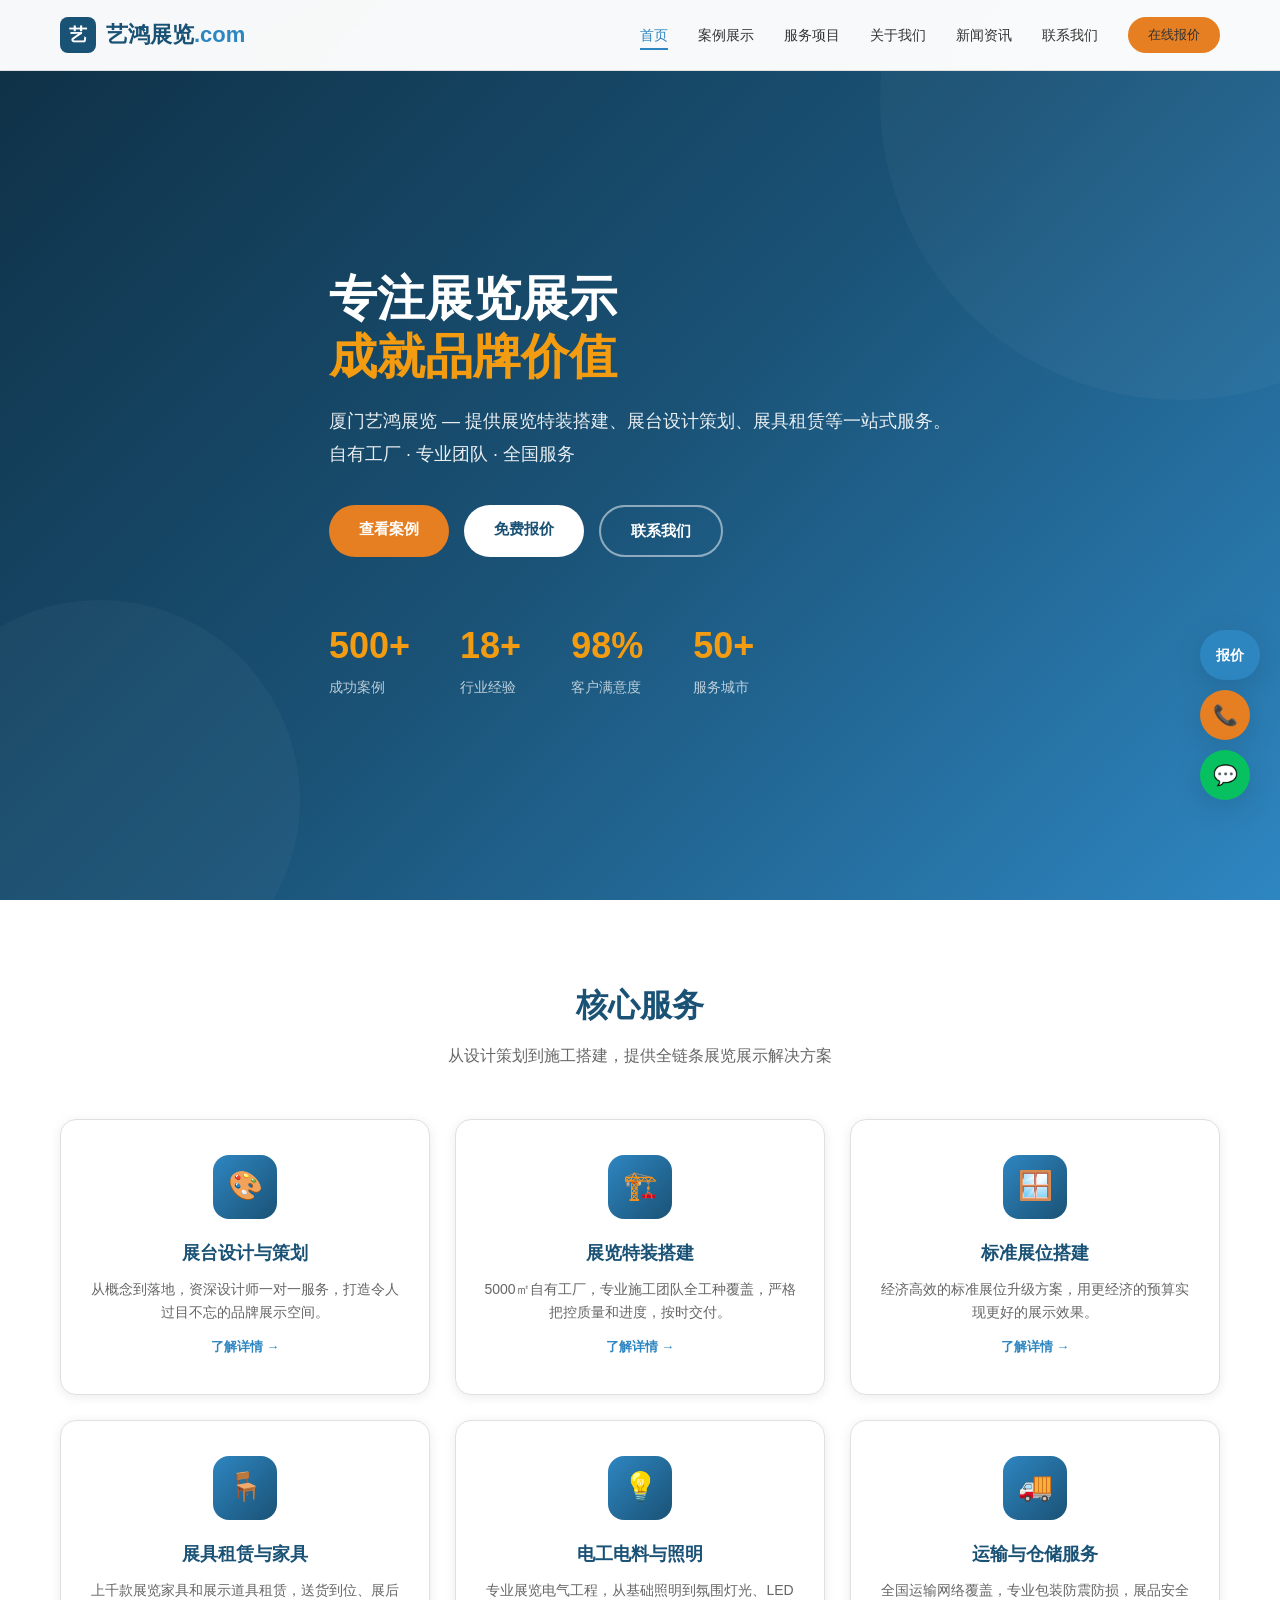
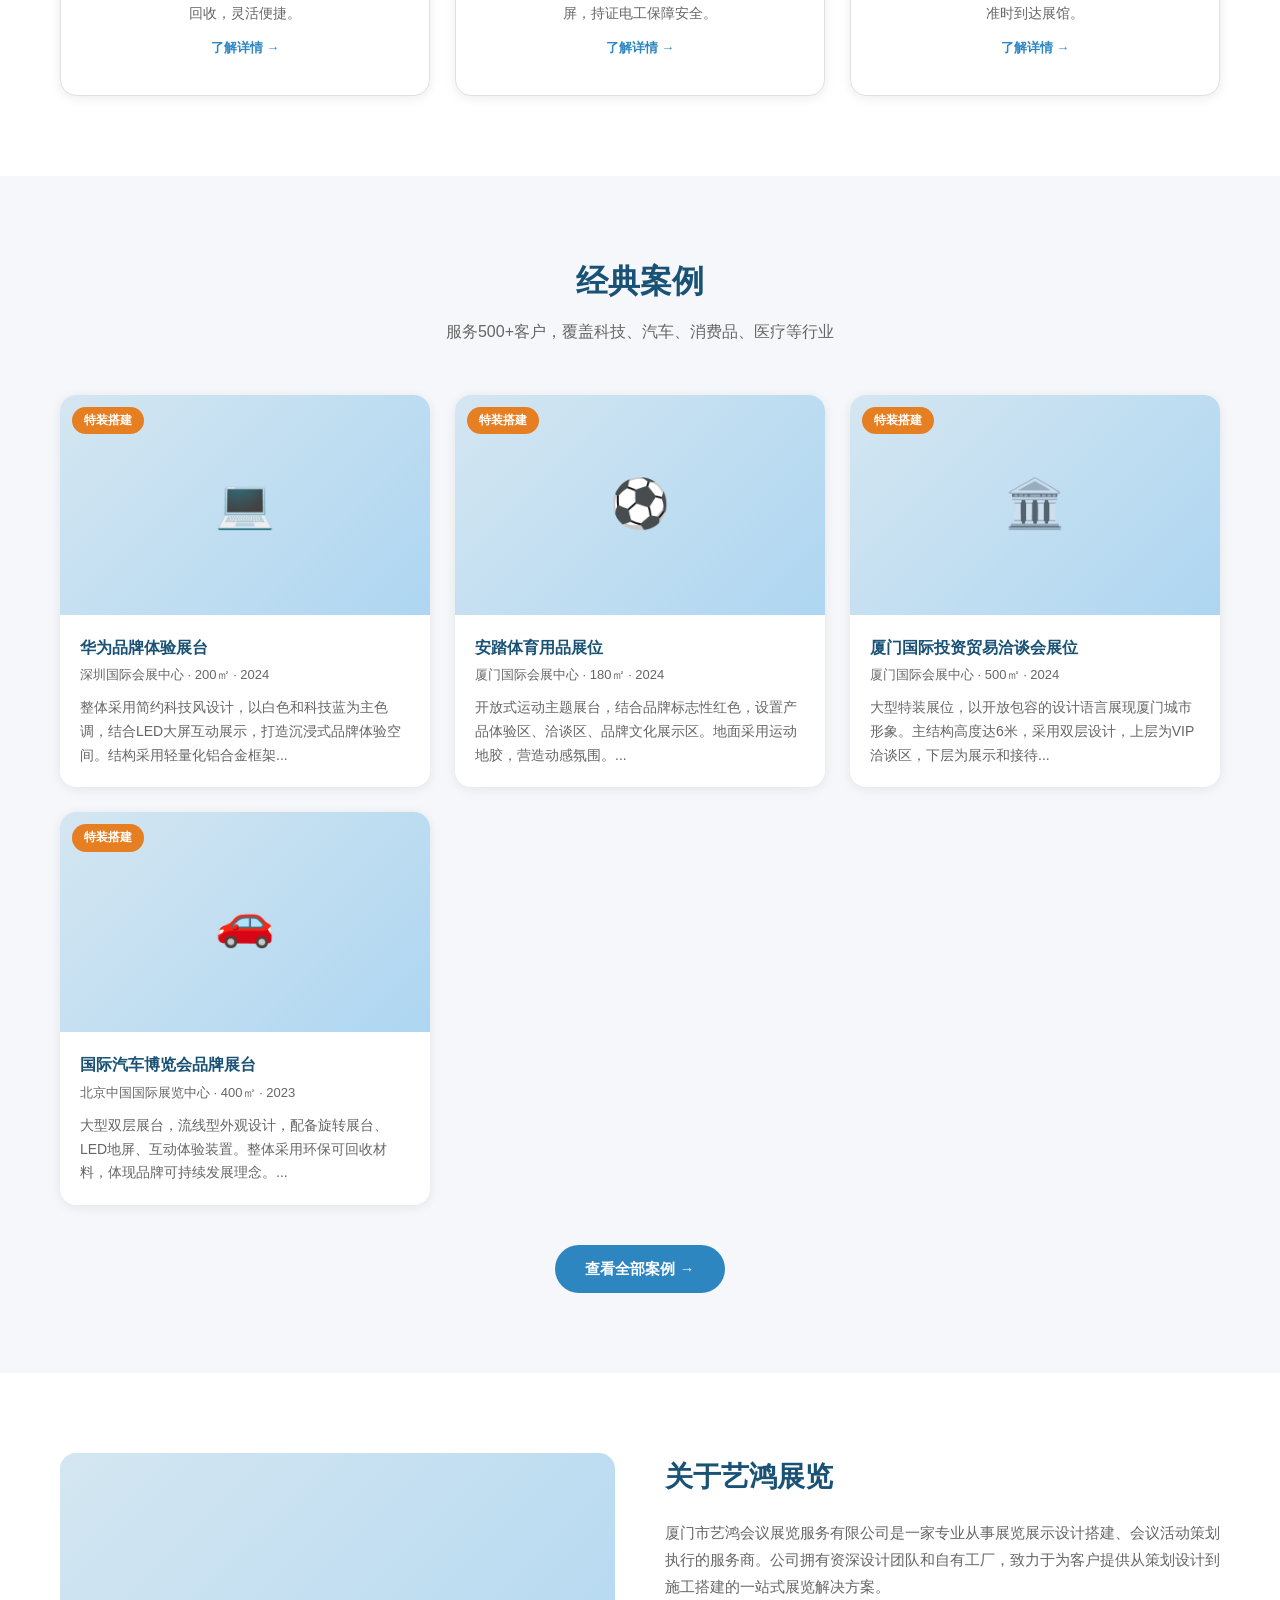
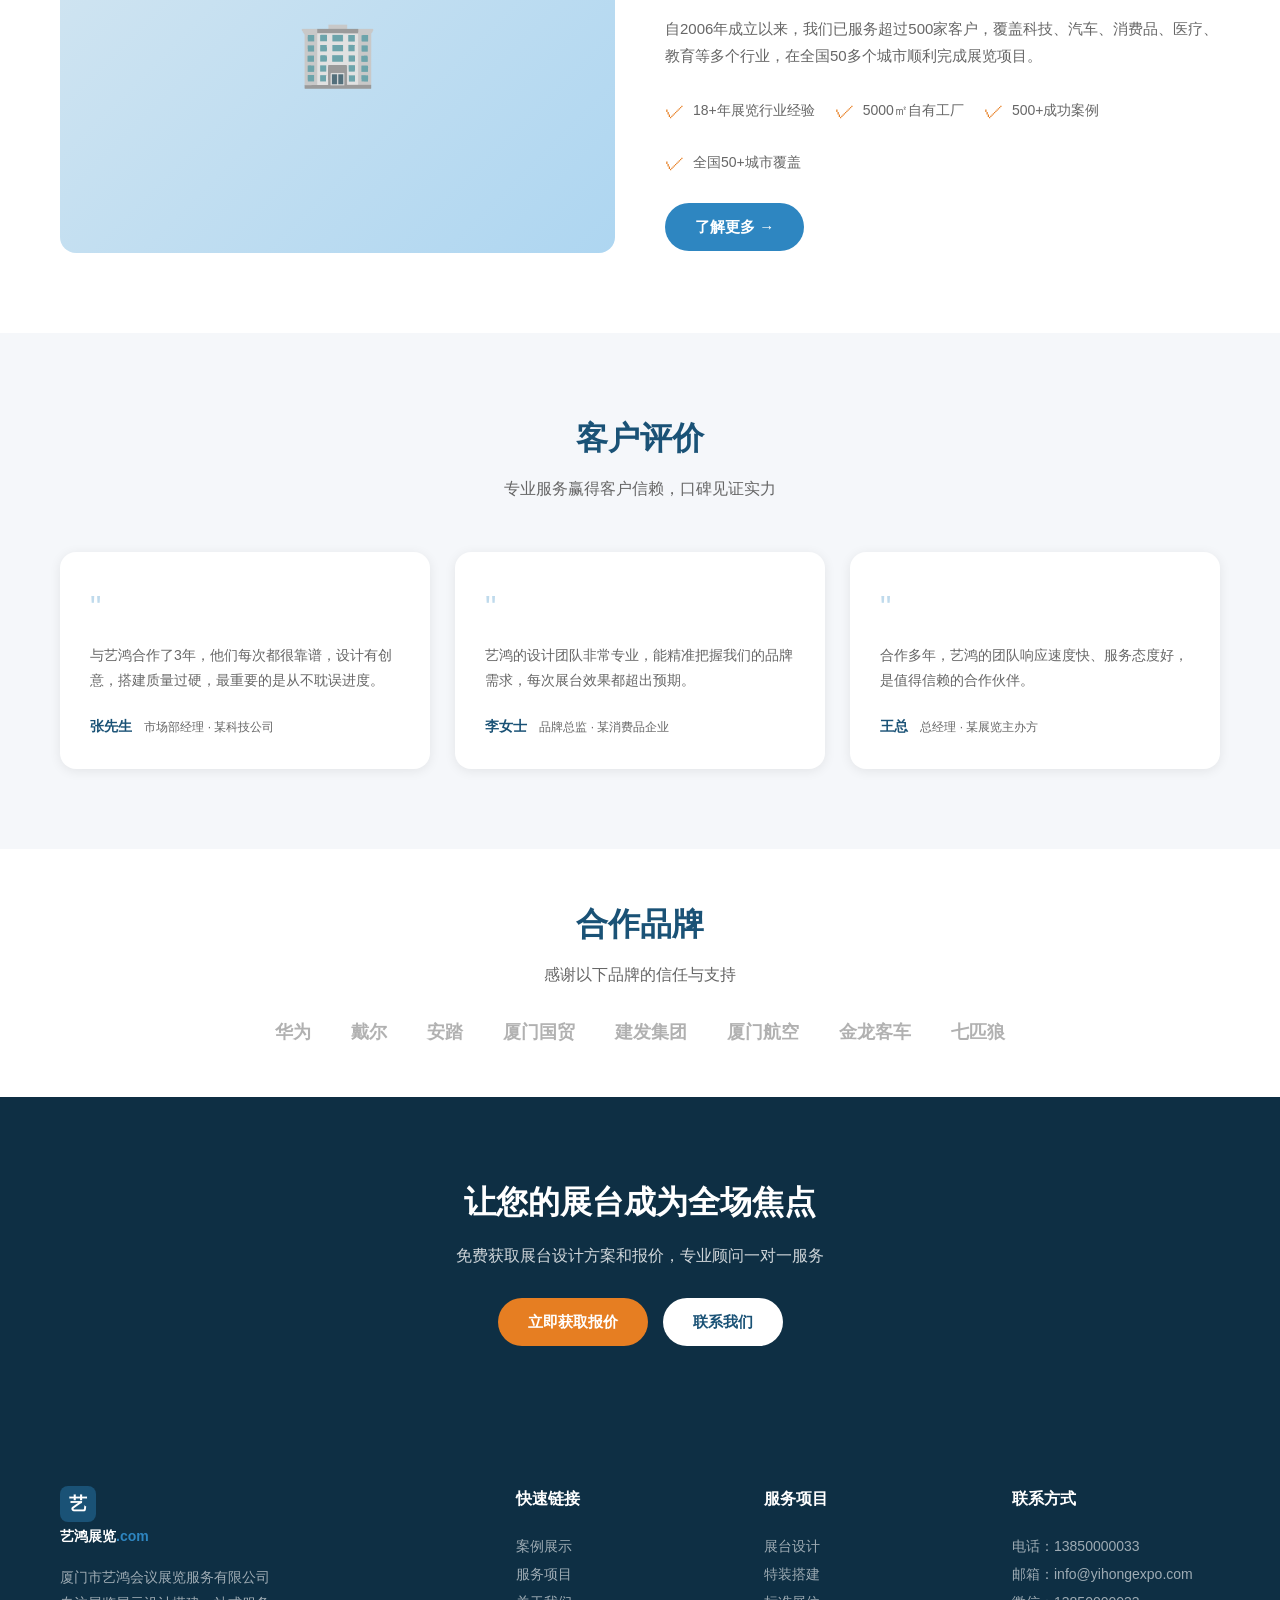
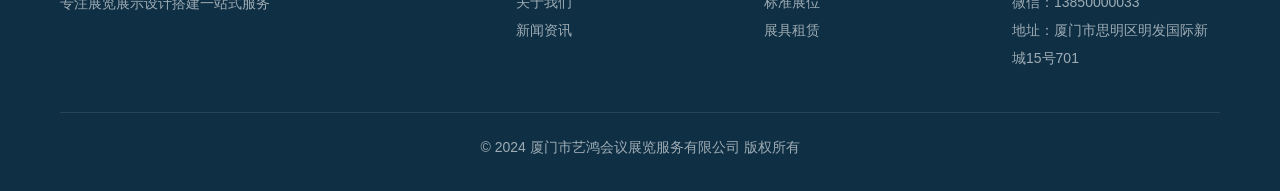
<file: index.html>
<!DOCTYPE html>
<html lang="zh-CN">
<head>
    <meta charset="UTF-8">
    <meta name="viewport" content="width=device-width, initial-scale=1.0">
    <title>艺鸿展览 — 厦门展览展示设计搭建一站式服务</title>
    <meta name="description" content="厦门艺鸿会议展览服务有限公司，专注展览特装搭建、展台设计、标准展位搭建、展具租赁等一站式服务。18+年经验，500+成功案例。">
    <meta name="keywords" content="厦门展览公司,展览搭建,展台设计,特装搭建,展位装修,展览展示">
    <link rel="stylesheet" href="css/style.css">
</head>
<body data-page="index.html">

<!-- ==================== 顶部导航 ==================== -->
<header class="header">
    <div class="header-inner">
        <a href="index.html" class="logo">
            <div class="logo-icon">艺</div>
            艺鸿展览<span>.com</span>
        </a>
        <nav class="nav">
            <a href="index.html" class="active">首页</a>
            <a href="cases.html">案例展示</a>
            <a href="services.html">服务项目</a>
            <a href="about.html">关于我们</a>
            <a href="news.html">新闻资讯</a>
            <a href="contact.html">联系我们</a>
            <a href="quote.html" class="btn btn-accent" style="padding:8px 20px;font-size:13px;">在线报价</a>
        </nav>
        <button class="mobile-toggle" aria-label="菜单">
            <span></span><span></span><span></span>
        </button>
    </div>
</header>

<!-- ==================== Hero 主视觉 ==================== -->
<section class="hero">
    <div class="hero-bg-shapes"></div>
    <div class="container hero-content">
        <h1>专注展览展示<br><span>成就品牌价值</span></h1>
        <p>厦门艺鸿展览 — 提供展览特装搭建、展台设计策划、展具租赁等一站式服务。<br>自有工厂 · 专业团队 · 全国服务</p>
        <div class="hero-buttons">
            <a href="cases.html" class="btn btn-accent">查看案例</a>
            <a href="quote.html" class="btn btn-white">免费报价</a>
            <a href="contact.html" class="btn btn-outline" style="border-color:rgba(255,255,255,0.5);color:white;">联系我们</a>
        </div>
        <div class="hero-stats">
            <div class="hero-stat">
                <h3>500+</h3>
                <p>成功案例</p>
            </div>
            <div class="hero-stat">
                <h3>18+</h3>
                <p>行业经验</p>
            </div>
            <div class="hero-stat">
                <h3>98%</h3>
                <p>客户满意度</p>
            </div>
            <div class="hero-stat">
                <h3>50+</h3>
                <p>服务城市</p>
            </div>
        </div>
    </div>
</section>

<!-- ==================== 服务概览 ==================== -->
<section class="section" id="services">
    <div class="container">
        <div class="section-title fade-in">
            <h2>核心服务</h2>
            <p>从设计策划到施工搭建，提供全链条展览展示解决方案</p>
        </div>
        <div class="services-grid">
            <div class="service-card fade-in">
                <div class="service-icon">🎨</div>
                <h3>展台设计与策划</h3>
                <p>从概念到落地，资深设计师一对一服务，打造令人过目不忘的品牌展示空间。</p>
                <a href="services.html#design" style="color:var(--primary-light);font-size:13px;font-weight:600;text-decoration:none;display:inline-block;margin-top:12px;">了解详情 →</a>
            </div>
            <div class="service-card fade-in">
                <div class="service-icon">🏗️</div>
                <h3>展览特装搭建</h3>
                <p>5000㎡自有工厂，专业施工团队全工种覆盖，严格把控质量和进度，按时交付。</p>
                <a href="services.html#construction" style="color:var(--primary-light);font-size:13px;font-weight:600;text-decoration:none;display:inline-block;margin-top:12px;">了解详情 →</a>
            </div>
            <div class="service-card fade-in">
                <div class="service-icon">🪟</div>
                <h3>标准展位搭建</h3>
                <p>经济高效的标准展位升级方案，用更经济的预算实现更好的展示效果。</p>
                <a href="services.html#standard" style="color:var(--primary-light);font-size:13px;font-weight:600;text-decoration:none;display:inline-block;margin-top:12px;">了解详情 →</a>
            </div>
            <div class="service-card fade-in">
                <div class="service-icon">🪑</div>
                <h3>展具租赁与家具</h3>
                <p>上千款展览家具和展示道具租赁，送货到位、展后回收，灵活便捷。</p>
                <a href="services.html#furniture" style="color:var(--primary-light);font-size:13px;font-weight:600;text-decoration:none;display:inline-block;margin-top:12px;">了解详情 →</a>
            </div>
            <div class="service-card fade-in">
                <div class="service-icon">💡</div>
                <h3>电工电料与照明</h3>
                <p>专业展览电气工程，从基础照明到氛围灯光、LED屏，持证电工保障安全。</p>
                <a href="services.html#electrical" style="color:var(--primary-light);font-size:13px;font-weight:600;text-decoration:none;display:inline-block;margin-top:12px;">了解详情 →</a>
            </div>
            <div class="service-card fade-in">
                <div class="service-icon">🚚</div>
                <h3>运输与仓储服务</h3>
                <p>全国运输网络覆盖，专业包装防震防损，展品安全准时到达展馆。</p>
                <a href="services.html#logistics" style="color:var(--primary-light);font-size:13px;font-weight:600;text-decoration:none;display:inline-block;margin-top:12px;">了解详情 →</a>
            </div>
        </div>
    </div>
</section>

<!-- ==================== 经典案例 ==================== -->
<section class="section section-gray" id="cases">
    <div class="container">
        <div class="section-title fade-in">
            <h2>经典案例</h2>
            <p>服务500+客户，覆盖科技、汽车、消费品、医疗等行业</p>
        </div>
        <div class="cases-grid" id="home-cases">
            <!-- 由JS动态生成前6个案例 -->
        </div>
        <div class="text-center fade-in" style="margin-top:40px;">
            <a href="cases.html" class="btn btn-primary">查看全部案例 →</a>
        </div>
    </div>
</section>

<!-- ==================== 关于我们（简介） ==================== -->
<section class="section" id="about">
    <div class="container">
        <div class="about-intro">
            <div class="about-image fade-in">
                🏢
            </div>
            <div class="about-text fade-in">
                <h2>关于艺鸿展览</h2>
                <p>厦门市艺鸿会议展览服务有限公司是一家专业从事展览展示设计搭建、会议活动策划执行的服务商。公司拥有资深设计团队和自有工厂，致力于为客户提供从策划设计到施工搭建的一站式展览解决方案。</p>
                <p>自2006年成立以来，我们已服务超过500家客户，覆盖科技、汽车、消费品、医疗、教育等多个行业，在全国50多个城市顺利完成展览项目。</p>
                <div style="display:flex;flex-wrap:wrap;gap:20px;margin-top:25px;">
                    <div style="display:flex;align-items:center;gap:8px;">
                        <span style="color:var(--accent);font-size:20px;">✓</span>
                        <span style="font-size:14px;color:var(--text-light);">18+年展览行业经验</span>
                    </div>
                    <div style="display:flex;align-items:center;gap:8px;">
                        <span style="color:var(--accent);font-size:20px;">✓</span>
                        <span style="font-size:14px;color:var(--text-light);">5000㎡自有工厂</span>
                    </div>
                    <div style="display:flex;align-items:center;gap:8px;">
                        <span style="color:var(--accent);font-size:20px;">✓</span>
                        <span style="font-size:14px;color:var(--text-light);">500+成功案例</span>
                    </div>
                    <div style="display:flex;align-items:center;gap:8px;">
                        <span style="color:var(--accent);font-size:20px;">✓</span>
                        <span style="font-size:14px;color:var(--text-light);">全国50+城市覆盖</span>
                    </div>
                </div>
                <a href="about.html" class="btn btn-primary" style="margin-top:25px;">了解更多 →</a>
            </div>
        </div>
    </div>
</section>

<!-- ==================== 客户评价 ==================== -->
<section class="section section-gray" id="testimonials">
    <div class="container">
        <div class="section-title fade-in">
            <h2>客户评价</h2>
            <p>专业服务赢得客户信赖，口碑见证实力</p>
        </div>
        <div style="display:grid;grid-template-columns:repeat(3,1fr);gap:25px;">
            <div class="fade-in" style="background:white;border-radius:var(--radius-lg);padding:30px;box-shadow:var(--shadow);">
                <div style="font-size:32px;color:var(--primary-light);margin-bottom:10px;opacity:0.3;">"</div>
                <p style="font-size:14px;color:var(--text-light);line-height:1.8;margin-bottom:20px;">与艺鸿合作了3年，他们每次都很靠谱，设计有创意，搭建质量过硬，最重要的是从不耽误进度。</p>
                <div>
                    <strong style="font-size:14px;color:var(--primary);">张先生</strong>
                    <span style="font-size:12px;color:var(--text-light);margin-left:8px;">市场部经理 · 某科技公司</span>
                </div>
            </div>
            <div class="fade-in" style="background:white;border-radius:var(--radius-lg);padding:30px;box-shadow:var(--shadow);">
                <div style="font-size:32px;color:var(--primary-light);margin-bottom:10px;opacity:0.3;">"</div>
                <p style="font-size:14px;color:var(--text-light);line-height:1.8;margin-bottom:20px;">艺鸿的设计团队非常专业，能精准把握我们的品牌需求，每次展台效果都超出预期。</p>
                <div>
                    <strong style="font-size:14px;color:var(--primary);">李女士</strong>
                    <span style="font-size:12px;color:var(--text-light);margin-left:8px;">品牌总监 · 某消费品企业</span>
                </div>
            </div>
            <div class="fade-in" style="background:white;border-radius:var(--radius-lg);padding:30px;box-shadow:var(--shadow);">
                <div style="font-size:32px;color:var(--primary-light);margin-bottom:10px;opacity:0.3;">"</div>
                <p style="font-size:14px;color:var(--text-light);line-height:1.8;margin-bottom:20px;">合作多年，艺鸿的团队响应速度快、服务态度好，是值得信赖的合作伙伴。</p>
                <div>
                    <strong style="font-size:14px;color:var(--primary);">王总</strong>
                    <span style="font-size:12px;color:var(--text-light);margin-left:8px;">总经理 · 某展览主办方</span>
                </div>
            </div>
        </div>
    </div>
</section>

<!-- ==================== 合作品牌 ==================== -->
<section class="section" style="padding:50px 0;">
    <div class="container">
        <div class="section-title fade-in" style="margin-bottom:30px;">
            <h2>合作品牌</h2>
            <p>感谢以下品牌的信任与支持</p>
        </div>
        <div class="fade-in" style="display:flex;flex-wrap:wrap;justify-content:center;gap:40px;align-items:center;">
            <span style="font-size:18px;font-weight:600;color:var(--text-light);opacity:0.5;">华为</span>
            <span style="font-size:18px;font-weight:600;color:var(--text-light);opacity:0.5;">戴尔</span>
            <span style="font-size:18px;font-weight:600;color:var(--text-light);opacity:0.5;">安踏</span>
            <span style="font-size:18px;font-weight:600;color:var(--text-light);opacity:0.5;">厦门国贸</span>
            <span style="font-size:18px;font-weight:600;color:var(--text-light);opacity:0.5;">建发集团</span>
            <span style="font-size:18px;font-weight:600;color:var(--text-light);opacity:0.5;">厦门航空</span>
            <span style="font-size:18px;font-weight:600;color:var(--text-light);opacity:0.5;">金龙客车</span>
            <span style="font-size:18px;font-weight:600;color:var(--text-light);opacity:0.5;">七匹狼</span>
        </div>
    </div>
</section>

<!-- ==================== 立即咨询 ==================== -->
<section class="section section-dark text-center">
    <div class="container fade-in">
        <h2 style="font-size:32px;margin-bottom:15px;">让您的展台成为全场焦点</h2>
        <p style="font-size:16px;opacity:0.8;max-width:600px;margin:0 auto 30px;">免费获取展台设计方案和报价，专业顾问一对一服务</p>
        <div style="display:flex;gap:15px;justify-content:center;flex-wrap:wrap;">
            <a href="quote.html" class="btn btn-accent">立即获取报价</a>
            <a href="contact.html" class="btn btn-white">联系我们</a>
        </div>
    </div>
</section>

<!-- ==================== 页脚 ==================== -->
<footer class="footer">
    <div class="container">
        <div class="footer-grid">
            <div class="footer-brand">
                <a href="index.html" class="logo">
                    <div class="logo-icon">艺</div>
                    艺鸿展览<span>.com</span>
                </a>
                <p>厦门市艺鸿会议展览服务有限公司<br>专注展览展示设计搭建一站式服务</p>
            </div>
            <div>
                <h3>快速链接</h3>
                <a href="cases.html">案例展示</a>
                <a href="services.html">服务项目</a>
                <a href="about.html">关于我们</a>
                <a href="news.html">新闻资讯</a>
            </div>
            <div>
                <h3>服务项目</h3>
                <a href="services.html#design">展台设计</a>
                <a href="services.html#construction">特装搭建</a>
                <a href="services.html#standard">标准展位</a>
                <a href="services.html#furniture">展具租赁</a>
            </div>
            <div>
                <h3>联系方式</h3>
                <p>电话：13850000033</p>
                <p>邮箱：info@yihongexpo.com</p>
                <p>微信：13850000033</p>
                <p>地址：厦门市思明区明发国际新城15号701</p>
            </div>
        </div>
        <div class="footer-bottom">
            <p>© 2024 厦门市艺鸿会议展览服务有限公司 版权所有</p>
        </div>
    </div>
</footer>

<!-- ==================== 侧边浮动栏 ==================== -->
<div class="float-bar">
    <a href="quote.html" class="float-btn quote">报价</a>
    <a href="tel:13850000033" class="float-btn phone">📞</a>
    <button class="float-btn wechat">💬</button>
</div>

<!-- ==================== JavaScript ==================== -->
<script src="js/data.js"></script>
<script src="js/main.js"></script>
<script>
/* 首页：动态渲染前6个案例 */
document.addEventListener('DOMContentLoaded', function() {
    var grid = document.getElementById('home-cases');
    if (!grid) return;

    var featured = CASE_DATA.filter(function(c) { return c.highlight; });
    var display = featured.length >= 3 ? featured : CASE_DATA.slice(0, 6);

    /* 图标映射 */
    var iconMap = {
        '科技': '💻', '体育': '⚽', '汽车': '🚗', '消费品': '📦',
        '医疗': '🏥', '教育': '📚', '政府/协会': '🏛️'
    };

    var html = '';
    display.forEach(function(c) {
        var icon = iconMap[c.category] || '🏢';
        var firstTag = c.tags[0] || '';
        html += '<div class="case-card fade-in" data-category="' + c.category + '">' +
            '<a href="cases.html" style="text-decoration:none;color:inherit;">' +
            '<div class="case-img">' +
                icon +
                '<span class="case-tag">' + firstTag + '</span>' +
            '</div>' +
            '<div class="case-body">' +
                '<h3>' + c.title + '</h3>' +
                '<div class="case-meta">' + c.location + ' · ' + c.area + ' · ' + c.year + '</div>' +
                '<p>' + c.desc.substring(0, 60) + '...</p>' +
            '</div>' +
            '</a>' +
        '</div>';
    });
    grid.innerHTML = html;

    /* 重新触发滚动动画 */
    if (typeof initScrollAnimations === 'function') initScrollAnimations();
});
</script>
</body>
</html>
</file>
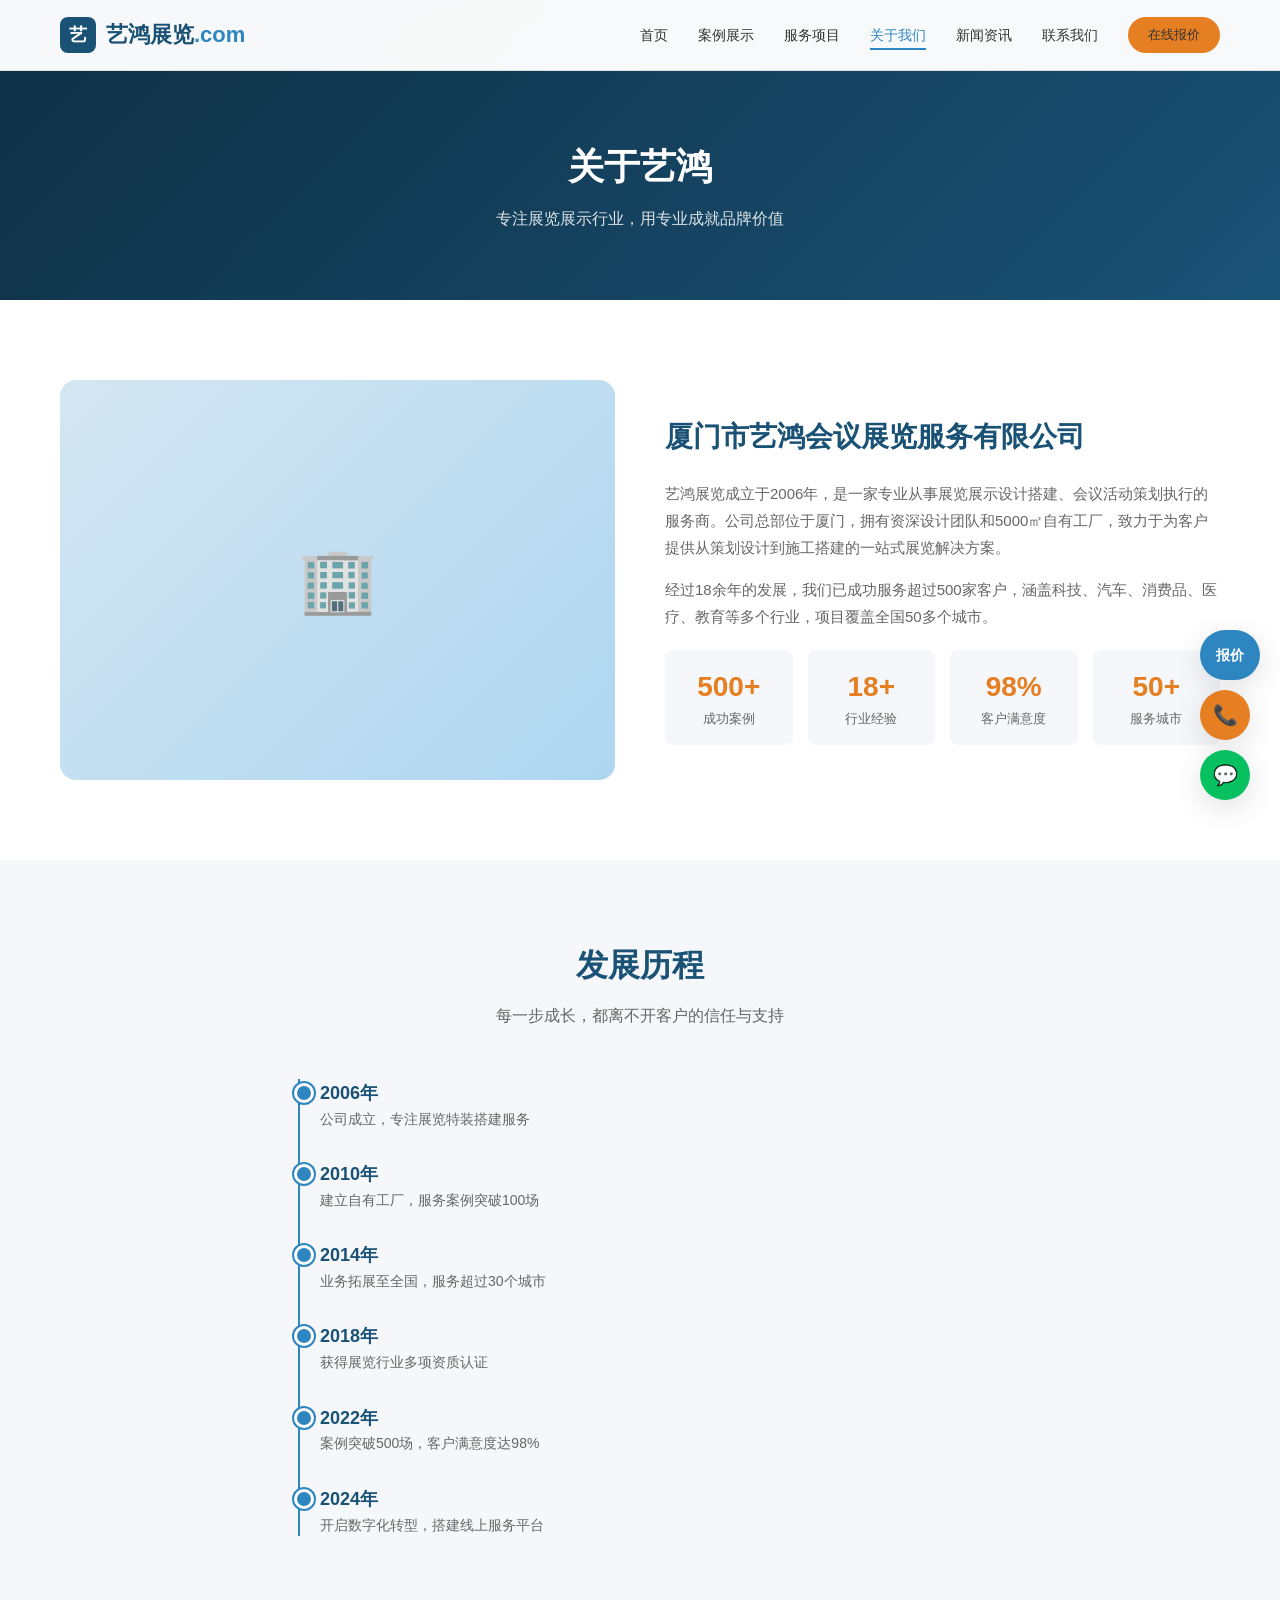
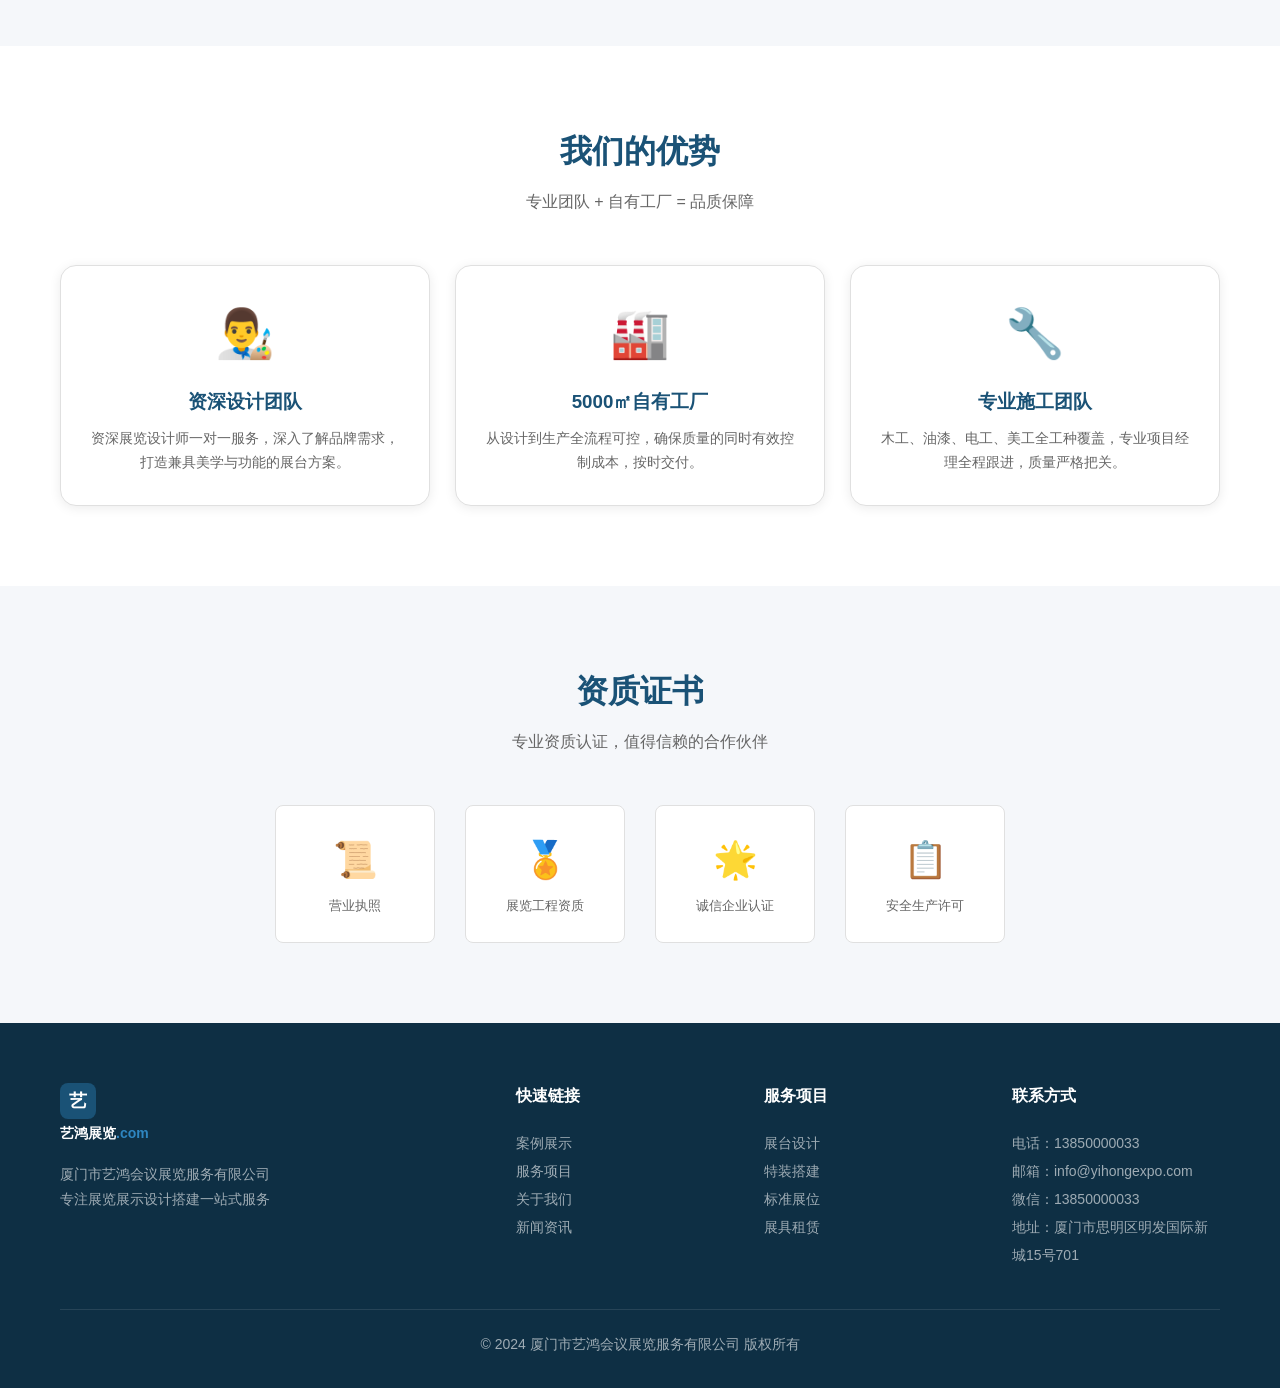
<file: about.html>
<!DOCTYPE html>
<html lang="zh-CN">
<head>
    <meta charset="UTF-8">
    <meta name="viewport" content="width=device-width, initial-scale=1.0">
    <title>关于我们 — 艺鸿展览</title>
    <meta name="description" content="厦门艺鸿会议展览服务有限公司，18+年展览行业经验，500+成功案例，自有工厂，全国服务。">
    <link rel="stylesheet" href="css/style.css">
</head>
<body data-page="about.html">

<!-- ==================== 顶部导航 ==================== -->
<header class="header">
    <div class="header-inner">
        <a href="index.html" class="logo">
            <div class="logo-icon">艺</div>
            艺鸿展览<span>.com</span>
        </a>
        <nav class="nav">
            <a href="index.html">首页</a>
            <a href="cases.html">案例展示</a>
            <a href="services.html">服务项目</a>
            <a href="about.html" class="active">关于我们</a>
            <a href="news.html">新闻资讯</a>
            <a href="contact.html">联系我们</a>
            <a href="quote.html" class="btn btn-accent" style="padding:8px 20px;font-size:13px;">在线报价</a>
        </nav>
        <button class="mobile-toggle" aria-label="菜单">
            <span></span><span></span><span></span>
        </button>
    </div>
</header>

<!-- ==================== 页面横幅 ==================== -->
<section class="page-banner">
    <div class="container">
        <h1>关于艺鸿</h1>
        <p>专注展览展示行业，用专业成就品牌价值</p>
    </div>
</section>

<!-- ==================== 公司简介 ==================== -->
<section class="section">
    <div class="container">
        <div class="about-intro">
            <div class="about-image fade-in">
                🏢
            </div>
            <div class="about-text fade-in">
                <h2>厦门市艺鸿会议展览服务有限公司</h2>
                <p>艺鸿展览成立于2006年，是一家专业从事展览展示设计搭建、会议活动策划执行的服务商。公司总部位于厦门，拥有资深设计团队和5000㎡自有工厂，致力于为客户提供从策划设计到施工搭建的一站式展览解决方案。</p>
                <p>经过18余年的发展，我们已成功服务超过500家客户，涵盖科技、汽车、消费品、医疗、教育等多个行业，项目覆盖全国50多个城市。</p>
                <div style="display:flex;flex-wrap:wrap;gap:15px;margin-top:20px;">
                    <div style="background:var(--bg-gray);border-radius:var(--radius);padding:15px 20px;text-align:center;flex:1;min-width:120px;">
                        <div style="font-size:28px;font-weight:800;color:var(--accent);">500+</div>
                        <div style="font-size:13px;color:var(--text-light);">成功案例</div>
                    </div>
                    <div style="background:var(--bg-gray);border-radius:var(--radius);padding:15px 20px;text-align:center;flex:1;min-width:120px;">
                        <div style="font-size:28px;font-weight:800;color:var(--accent);">18+</div>
                        <div style="font-size:13px;color:var(--text-light);">行业经验</div>
                    </div>
                    <div style="background:var(--bg-gray);border-radius:var(--radius);padding:15px 20px;text-align:center;flex:1;min-width:120px;">
                        <div style="font-size:28px;font-weight:800;color:var(--accent);">98%</div>
                        <div style="font-size:13px;color:var(--text-light);">客户满意度</div>
                    </div>
                    <div style="background:var(--bg-gray);border-radius:var(--radius);padding:15px 20px;text-align:center;flex:1;min-width:120px;">
                        <div style="font-size:28px;font-weight:800;color:var(--accent);">50+</div>
                        <div style="font-size:13px;color:var(--text-light);">服务城市</div>
                    </div>
                </div>
            </div>
        </div>
    </div>
</section>

<!-- ==================== 发展历程 ==================== -->
<section class="section section-gray">
    <div class="container">
        <div class="section-title fade-in">
            <h2>发展历程</h2>
            <p>每一步成长，都离不开客户的信任与支持</p>
        </div>
        <div class="timeline fade-in" style="max-width:700px;margin:0 auto;">
            <div class="timeline-item">
                <div class="timeline-year">2006年</div>
                <div class="timeline-desc">公司成立，专注展览特装搭建服务</div>
            </div>
            <div class="timeline-item">
                <div class="timeline-year">2010年</div>
                <div class="timeline-desc">建立自有工厂，服务案例突破100场</div>
            </div>
            <div class="timeline-item">
                <div class="timeline-year">2014年</div>
                <div class="timeline-desc">业务拓展至全国，服务超过30个城市</div>
            </div>
            <div class="timeline-item">
                <div class="timeline-year">2018年</div>
                <div class="timeline-desc">获得展览行业多项资质认证</div>
            </div>
            <div class="timeline-item">
                <div class="timeline-year">2022年</div>
                <div class="timeline-desc">案例突破500场，客户满意度达98%</div>
            </div>
            <div class="timeline-item">
                <div class="timeline-year">2024年</div>
                <div class="timeline-desc">开启数字化转型，搭建线上服务平台</div>
            </div>
        </div>
    </div>
</section>

<!-- ==================== 团队/工厂 ==================== -->
<section class="section">
    <div class="container">
        <div class="section-title fade-in">
            <h2>我们的优势</h2>
            <p>专业团队 + 自有工厂 = 品质保障</p>
        </div>
        <div style="display:grid;grid-template-columns:repeat(3,1fr);gap:25px;">
            <div class="fade-in" style="background:white;border:1px solid var(--border);border-radius:var(--radius-lg);padding:30px;text-align:center;box-shadow:var(--shadow);">
                <div style="font-size:48px;margin-bottom:15px;">👨‍🎨</div>
                <h3 style="color:var(--primary);margin-bottom:10px;">资深设计团队</h3>
                <p style="font-size:14px;color:var(--text-light);line-height:1.7;">资深展览设计师一对一服务，深入了解品牌需求，打造兼具美学与功能的展台方案。</p>
            </div>
            <div class="fade-in" style="background:white;border:1px solid var(--border);border-radius:var(--radius-lg);padding:30px;text-align:center;box-shadow:var(--shadow);">
                <div style="font-size:48px;margin-bottom:15px;">🏭</div>
                <h3 style="color:var(--primary);margin-bottom:10px;">5000㎡自有工厂</h3>
                <p style="font-size:14px;color:var(--text-light);line-height:1.7;">从设计到生产全流程可控，确保质量的同时有效控制成本，按时交付。</p>
            </div>
            <div class="fade-in" style="background:white;border:1px solid var(--border);border-radius:var(--radius-lg);padding:30px;text-align:center;box-shadow:var(--shadow);">
                <div style="font-size:48px;margin-bottom:15px;">🔧</div>
                <h3 style="color:var(--primary);margin-bottom:10px;">专业施工团队</h3>
                <p style="font-size:14px;color:var(--text-light);line-height:1.7;">木工、油漆、电工、美工全工种覆盖，专业项目经理全程跟进，质量严格把关。</p>
            </div>
        </div>
    </div>
</section>

<!-- ==================== 资质证书 ==================== -->
<section class="section section-gray">
    <div class="container">
        <div class="section-title fade-in">
            <h2>资质证书</h2>
            <p>专业资质认证，值得信赖的合作伙伴</p>
        </div>
        <div class="fade-in" style="display:flex;flex-wrap:wrap;justify-content:center;gap:30px;">
            <div style="background:white;border:1px solid var(--border);border-radius:var(--radius);padding:25px 35px;text-align:center;min-width:160px;">
                <div style="font-size:36px;margin-bottom:8px;">📜</div>
                <div style="font-size:13px;color:var(--text-light);">营业执照</div>
            </div>
            <div style="background:white;border:1px solid var(--border);border-radius:var(--radius);padding:25px 35px;text-align:center;min-width:160px;">
                <div style="font-size:36px;margin-bottom:8px;">🏅</div>
                <div style="font-size:13px;color:var(--text-light);">展览工程资质</div>
            </div>
            <div style="background:white;border:1px solid var(--border);border-radius:var(--radius);padding:25px 35px;text-align:center;min-width:160px;">
                <div style="font-size:36px;margin-bottom:8px;">🌟</div>
                <div style="font-size:13px;color:var(--text-light);">诚信企业认证</div>
            </div>
            <div style="background:white;border:1px solid var(--border);border-radius:var(--radius);padding:25px 35px;text-align:center;min-width:160px;">
                <div style="font-size:36px;margin-bottom:8px;">📋</div>
                <div style="font-size:13px;color:var(--text-light);">安全生产许可</div>
            </div>
        </div>
    </div>
</section>

<!-- ==================== 页脚 ==================== -->
<footer class="footer">
    <div class="container">
        <div class="footer-grid">
            <div class="footer-brand">
                <a href="index.html" class="logo">
                    <div class="logo-icon">艺</div>
                    艺鸿展览<span>.com</span>
                </a>
                <p>厦门市艺鸿会议展览服务有限公司<br>专注展览展示设计搭建一站式服务</p>
            </div>
            <div>
                <h3>快速链接</h3>
                <a href="cases.html">案例展示</a>
                <a href="services.html">服务项目</a>
                <a href="about.html">关于我们</a>
                <a href="news.html">新闻资讯</a>
            </div>
            <div>
                <h3>服务项目</h3>
                <a href="services.html#design">展台设计</a>
                <a href="services.html#construction">特装搭建</a>
                <a href="services.html#standard">标准展位</a>
                <a href="services.html#furniture">展具租赁</a>
            </div>
            <div>
                <h3>联系方式</h3>
                <p>电话：13850000033</p>
                <p>邮箱：info@yihongexpo.com</p>
                <p>微信：13850000033</p>
                <p>地址：厦门市思明区明发国际新城15号701</p>
            </div>
        </div>
        <div class="footer-bottom">
            <p>© 2024 厦门市艺鸿会议展览服务有限公司 版权所有</p>
        </div>
    </div>
</footer>

<!-- ==================== 侧边浮动栏 ==================== -->
<div class="float-bar">
    <a href="quote.html" class="float-btn quote">报价</a>
    <a href="tel:13850000033" class="float-btn phone">📞</a>
    <button class="float-btn wechat">💬</button>
</div>

<script src="js/data.js"></script>
<script src="js/main.js"></script>
</body>
</html>
</file>
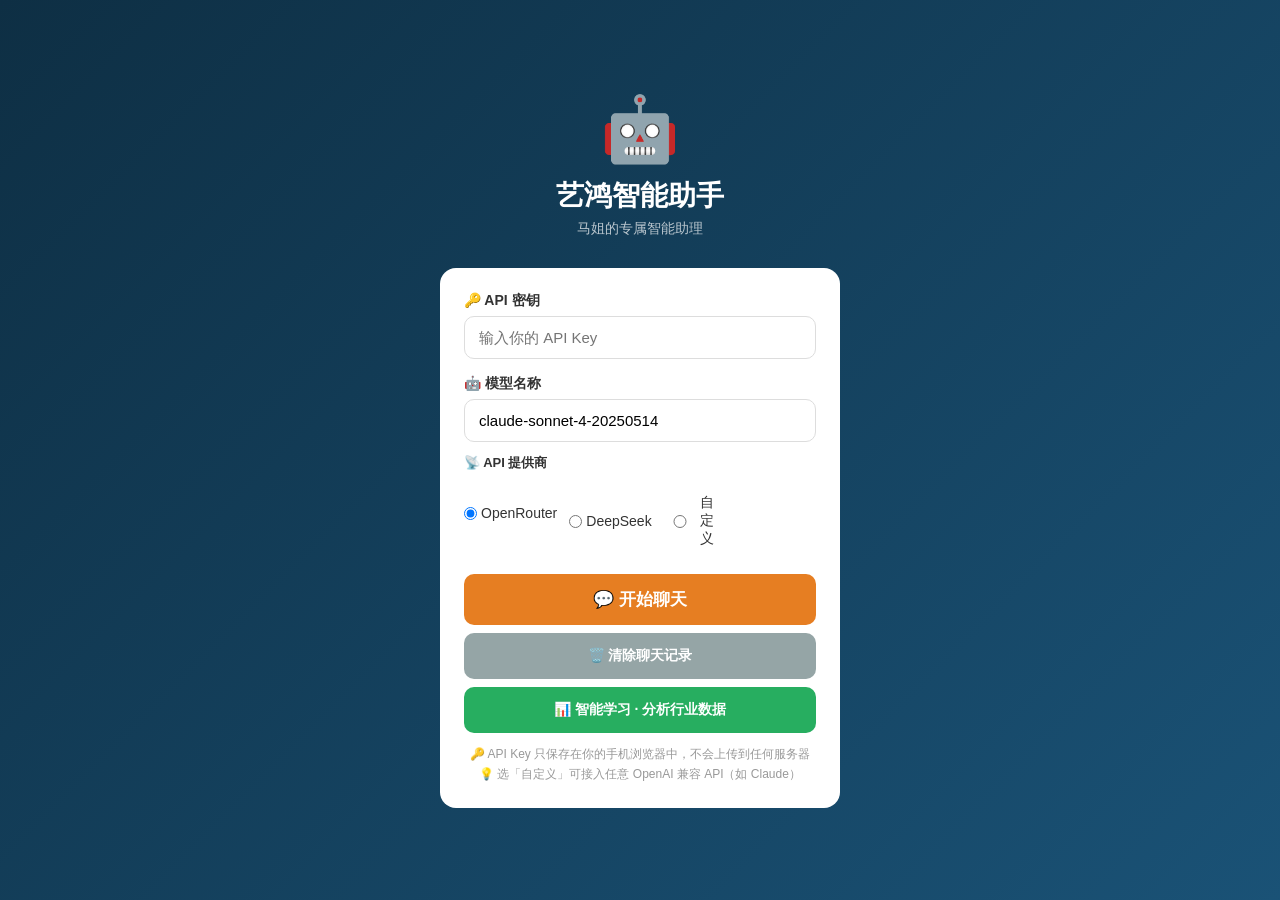
<file: assistant.html>
<!DOCTYPE html>
<html lang="zh-CN">
<head>
    <meta charset="UTF-8">
    <meta name="viewport" content="width=device-width, initial-scale=1.0, maximum-scale=1.0, user-scalable=no">
    <title>小艺 · 艺鸿智能助手</title>
    <style>
        /* ========== 全局重置 ========== */
        * { margin: 0; padding: 0; box-sizing: border-box; }
        body {
            font-family: -apple-system, BlinkMacSystemFont, 'PingFang SC', 'Microsoft YaHei', sans-serif;
            background: #f0f0f0;
            color: #333;
            height: 100vh;
            overflow: hidden;
        }

        /* ========== 设置页 ========== */
        #setupPage {
            display: flex;
            flex-direction: column;
            align-items: center;
            justify-content: center;
            min-height: 100vh;
            padding: 30px 20px;
            background: linear-gradient(135deg, #0e2f44, #1a5276);
            color: white;
        }
        #setupPage.hidden { display: none; }
        .setup-logo {
            font-size: 64px;
            margin-bottom: 10px;
        }
        .setup-title {
            font-size: 28px;
            font-weight: 700;
            margin-bottom: 5px;
        }
        .setup-sub {
            font-size: 14px;
            opacity: 0.7;
            margin-bottom: 30px;
        }
        .setup-box {
            background: white;
            border-radius: 16px;
            padding: 24px;
            width: 100%;
            max-width: 400px;
            color: #333;
        }
        .setup-box label {
            display: block;
            font-size: 14px;
            font-weight: 600;
            margin-bottom: 6px;
            margin-top: 16px;
        }
        .setup-box label:first-child { margin-top: 0; }
        .setup-box input, .setup-box textarea {
            width: 100%;
            padding: 12px 14px;
            border: 1px solid #ddd;
            border-radius: 10px;
            font-size: 15px;
            font-family: inherit;
            outline: none;
        }
        .setup-box input:focus, .setup-box textarea:focus {
            border-color: #2e86c1;
            box-shadow: 0 0 0 3px rgba(46,134,193,0.15);
        }
        .setup-box textarea { height: 100px; resize: vertical; font-size: 13px; }
        .setup-btn {
            width: 100%;
            padding: 14px;
            margin-top: 20px;
            background: #e67e22;
            color: white;
            border: none;
            border-radius: 10px;
            font-size: 17px;
            font-weight: 600;
            cursor: pointer;
        }
        .setup-btn:active { opacity: 0.8; }
        .setup-tip {
            font-size: 12px;
            color: #999;
            text-align: center;
            margin-top: 12px;
            line-height: 1.6;
        }
        .setup-tip a { color: #2e86c1; }

        /* ========== 聊天页 ========== */
        #chatPage { display: none; flex-direction: column; height: 100vh; }
        #chatPage.active { display: flex; }

        /* 顶部栏 */
        .chat-header {
            background: linear-gradient(135deg, #0e2f44, #1a5276);
            color: white;
            padding: 14px 16px;
            display: flex;
            align-items: center;
            gap: 12px;
            flex-shrink: 0;
        }
        .chat-header .avatar {
            width: 40px; height: 40px;
            background: #e67e22;
            border-radius: 50%;
            display: flex;
            align-items: center;
            justify-content: center;
            font-size: 20px;
            flex-shrink: 0;
        }
        .chat-header .info { flex: 1; }
        .chat-header .info h2 { font-size: 17px; font-weight: 600; }
        .chat-header .info p { font-size: 12px; opacity: 0.7; }
        .chat-header .settings-btn {
            background: none; border: none; color: white;
            font-size: 24px; cursor: pointer; padding: 4px;
        }

        /* 消息区 */
        .messages {
            flex: 1;
            overflow-y: auto;
            padding: 16px;
            background: #f5f7fa;
            display: flex;
            flex-direction: column;
            gap: 12px;
        }
        .messages::-webkit-scrollbar { width: 4px; }
        .messages::-webkit-scrollbar-thumb { background: #ccc; border-radius: 4px; }

        /* 消息气泡 */
        .msg {
            display: flex;
            gap: 10px;
            max-width: 88%;
            animation: fadeIn 0.3s ease;
        }
        @keyframes fadeIn { from { opacity: 0; transform: translateY(8px); } to { opacity: 1; transform: translateY(0); } }
        .msg.user { align-self: flex-end; flex-direction: row-reverse; }
        .msg.bot { align-self: flex-start; }

        .msg .bubble {
            padding: 12px 16px;
            border-radius: 16px;
            font-size: 15px;
            line-height: 1.6;
            word-break: break-word;
            white-space: pre-wrap;
        }
        .msg.user .bubble {
            background: #2e86c1;
            color: white;
            border-bottom-right-radius: 4px;
        }
        .msg.bot .bubble {
            background: white;
            color: #333;
            border-bottom-left-radius: 4px;
            box-shadow: 0 1px 4px rgba(0,0,0,0.06);
        }
        .msg .avatar-icon {
            width: 34px; height: 34px;
            border-radius: 50%;
            display: flex; align-items: center; justify-content: center;
            flex-shrink: 0;
            font-size: 16px;
        }
        .msg.user .avatar-icon { background: #1a5276; }
        .msg.bot .avatar-icon { background: #e67e22; }

        .typing .bubble {
            display: flex;
            gap: 4px;
            align-items: center;
            padding: 16px 20px;
        }
        .typing .dot {
            width: 8px; height: 8px;
            background: #ccc;
            border-radius: 50%;
            animation: typing 1.4s infinite;
        }
        .typing .dot:nth-child(2) { animation-delay: 0.2s; }
        .typing .dot:nth-child(3) { animation-delay: 0.4s; }
        @keyframes typing {
            0%, 60%, 100% { opacity: 0.3; transform: scale(0.8); }
            30% { opacity: 1; transform: scale(1); }
        }

        /* 输入区 */
        .input-area {
            padding: 12px 14px;
            background: white;
            border-top: 1px solid #e8e8e8;
            display: flex;
            gap: 10px;
            align-items: flex-end;
            flex-shrink: 0;
        }
        .input-area textarea {
            flex: 1;
            border: none;
            outline: none;
            font-size: 16px;
            font-family: inherit;
            padding: 8px 0;
            max-height: 100px;
            resize: none;
            line-height: 1.5;
        }
        .input-area .send-btn {
            width: 44px; height: 44px;
            background: #2e86c1;
            color: white;
            border: none;
            border-radius: 50%;
            font-size: 20px;
            display: flex;
            align-items: center;
            justify-content: center;
            cursor: pointer;
            flex-shrink: 0;
        }
        .input-area .send-btn:disabled { opacity: 0.4; }
        .input-area .send-btn:active { transform: scale(0.95); }

        /* ========== 文件上传 ========== */
        .upload-btn {
            width: 44px; height: 44px;
            background: none; border: none;
            border-radius: 50%;
            font-size: 22px;
            cursor: pointer;
            flex-shrink: 0;
            display: flex;
            align-items: center;
            justify-content: center;
            color: #888;
        }
        .upload-btn:active { color: #2e86c1; }
        .file-preview {
            display: none;
            flex-wrap: wrap; gap: 8px;
            padding: 8px 14px 0 14px;
            background: #fff;
        }
        .file-preview.has-files { display: flex; }
        .file-chip {
            display: flex; align-items: center; gap: 6px;
            background: #f0f4f8;
            border-radius: 8px;
            padding: 6px 10px;
            font-size: 13px;
            max-width: 220px;
        }
        .file-chip .fname {
            overflow: hidden; text-overflow: ellipsis;
            white-space: nowrap; flex: 1;
        }
        .file-chip .fdel {
            cursor: pointer; color: #aaa;
            font-size: 14px; line-height: 1;
        }
        .file-chip .fdel:hover { color: #e74c3c; }
        .chat-img-wrap {
            margin-top: 8px;
            border-radius: 8px;
            overflow: hidden;
            max-width: 240px;
        }
        .chat-img-wrap img {
            width: 100%; height: auto;
            display: block;
            border-radius: 8px;
        }

        .welcome-msg {
            text-align: center;
            padding: 40px 20px;
            color: #999;
        }
        .welcome-msg .icon { font-size: 48px; margin-bottom: 10px; }
        .welcome-msg h3 { font-size: 18px; color: #666; margin-bottom: 8px; }
        .welcome-msg p { font-size: 14px; line-height: 1.6; }
        .welcome-msg .tips {
            margin-top: 16px;
            text-align: left;
            background: white;
            border-radius: 12px;
            padding: 14px 18px;
        }
        .welcome-msg .tips div {
            font-size: 14px;
            padding: 6px 0;
            color: #555;
        }
    </style>
</head>
<body>

<!-- ========== 设置页 ========== -->
<div id="setupPage">
    <div class="setup-logo">🤖</div>
    <div class="setup-title">艺鸿智能助手</div>
    <div class="setup-sub">马姐的专属智能助理</div>
    <div class="setup-box">
        <label>🔑 API 密钥</label>
        <input type="password" id="apiKey" placeholder="输入你的 API Key">

        <label>🤖 模型名称</label>
        <input type="text" id="modelName" value="claude-sonnet-4-20250514" placeholder="claude-sonnet-4-20250514 等">

        <label style="margin-top:12px;font-size:13px;font-weight:600;">📡 API 提供商</label>
        <div style="display:flex;gap:12px;margin-top:6px;flex-wrap:wrap;">
            <label style="font-size:14px;font-weight:400;display:flex;align-items:center;gap:4px;cursor:pointer;">
                <input type="radio" name="provider" value="openrouter" checked> OpenRouter
            </label>
            <label style="font-size:14px;font-weight:400;display:flex;align-items:center;gap:4px;cursor:pointer;">
                <input type="radio" name="provider" value="deepseek"> DeepSeek
            </label>
            <label style="font-size:14px;font-weight:400;display:flex;align-items:center;gap:4px;cursor:pointer;">
                <input type="radio" name="provider" value="custom"> 自定义
            </label>
        </div>
        <div id="customUrlRow" style="display:none;margin-top:8px;">
            <label style="font-size:13px;">API 地址</label>
            <input type="text" id="customApiUrl" value="https://xiaoma.best/v1" placeholder="https://xxx.com/v1">
        </div>

        <button class="setup-btn" onclick="startChat()">💬 开始聊天</button>
        <button class="setup-btn" type="button" style="background:#95a5a6;margin-top:8px;font-size:14px;" onclick="clearHistory();return false;">🗑️ 清除聊天记录</button>
        <button class="setup-btn" id="learnBtn" type="button" style="background:#27ae60;margin-top:8px;font-size:14px;" onclick="startLearning();return false;">📊 智能学习 · 分析行业数据</button>
        <div id="learningResult" style="display:none;margin-top:12px;background:#f8f9fa;border-radius:10px;padding:14px;font-size:13px;line-height:1.6;white-space:pre-wrap;max-height:300px;overflow-y:auto;border:1px solid #e8e8e8;"></div>
        <button id="exportBtn" type="button" class="setup-btn" style="display:none;margin-top:8px;font-size:14px;background:#8e44ad;" onclick="exportLearningData()">💾 导出数据到 D 盘</button>
        <div class="setup-tip">
            🔑 API Key 只保存在你的手机浏览器中，不会上传到任何服务器<br>
            💡 选「自定义」可接入任意 OpenAI 兼容 API（如 Claude）
        </div>
    </div>
</div>

<!-- ========== 聊天页 ========== -->
<div id="chatPage">
    <div class="chat-header">
        <div class="avatar">🧮</div>
        <div class="info">
            <h2>小艺</h2>
            <p>在线 · 随时为您服务</p>
        </div>
        <button class="settings-btn" onclick="showSettings()">⚙️</button>
    </div>

    <div class="messages" id="messageList">
        <div class="welcome-msg" id="welcomeMsg">
            <div class="icon">👋</div>
            <h3>马姐，您好！</h3>
            <p>我是小艺，有什么需要帮忙的尽管说~</p>
            <div class="tips">
                <div>📌 试试问我：</div>
                <div>"帮我算个60㎡展台的报价"</div>
                <div>"客户说贵了，帮我写个回复"</div>
                <div>"帮我写一份展会通知"</div>
            </div>
        </div>
    </div>
    <div class="file-preview" id="filePreview"></div>
    <input type="file" id="fileInput" accept="image/*,.txt,.csv,.json,.md,.pdf" multiple style="display:none">

    <div class="input-area">
        <button class="upload-btn" id="uploadBtn" type="button" onclick="document.getElementById('fileInput').click()">📎</button>
        <textarea id="inputBox" rows="1" placeholder="想问什么直接说..." oninput="autoResize(this)" onkeydown="handleKey(event)"></textarea>
        <button class="send-btn" id="sendBtn" onclick="sendMessage()">➤</button>
    </div>
</div>

<script>
/* ========== 状态 ========== */
let messages = [];      // 聊天记录 [{ role, content, timestamp }]
let isSending = false;
const HISTORY_KEY = 'yihong_chat_history';
const MAX_HISTORY = 100;
const CONVERSATION_LOG_KEY = 'yihong_conversation_log';
const INSIGHTS_KEY = 'yihong_insights';
const MAX_LOG = 500;

/* ========== 本地存储 ========== */
const STORAGE_KEY = 'yihong_quote_config';

function loadConfig() {
    try {
        const saved = localStorage.getItem(STORAGE_KEY);
        if (saved) {
            const config = JSON.parse(saved);
            document.getElementById('apiKey').value = config.apiKey || '';
            document.getElementById('modelName').value = config.model || 'claude-sonnet-4-20250514';
            // 恢复提供商选择
            const provider = config.provider || 'openrouter';
            const radio = document.querySelector('input[name="provider"][value="' + provider + '"]');
            if (radio) radio.checked = true;
            if (config.customUrl) {
                document.getElementById('customApiUrl').value = config.customUrl;
            }
            toggleCustomUrl();
        }
    } catch(e) {}
}

function saveConfig() {
    const provider = document.querySelector('input[name="provider"]:checked');
    localStorage.setItem(STORAGE_KEY, JSON.stringify({
        apiKey: document.getElementById('apiKey').value,
        model: document.getElementById('modelName').value,
        provider: provider ? provider.value : 'openrouter',
        customUrl: document.getElementById('customApiUrl').value
    }));
}

function toggleCustomUrl() {
    const sel = document.querySelector('input[name="provider"]:checked');
    const row = document.getElementById('customUrlRow');
    row.style.display = (sel && sel.value === 'custom') ? 'block' : 'none';
    // 切换时推荐对应的模型名
    const modelInput = document.getElementById('modelName');
    if (sel) {
        const suggestions = {
            openrouter: 'gpt-4o-mini',
            deepseek: 'deepseek-chat',
            custom: 'claude-sonnet-4-20250514'
        };
        // 只在当前值是默认值时自动切换
        const current = modelInput.value;
        const defaults = ['gpt-4o-mini', 'deepseek-chat', 'claude-sonnet-4-20250514'];
        if (defaults.includes(current) || !current) {
            modelInput.value = suggestions[sel.value] || current;
        }
    }
}

// 监听提供商切换
document.addEventListener('DOMContentLoaded', function() {
    document.querySelectorAll('input[name="provider"]').forEach(function(r) {
        r.addEventListener('change', toggleCustomUrl);
    });
});

/* ========== 启动聊天 ========== */
function startChat() {
    const key = document.getElementById('apiKey').value.trim();
    if (!key) {
        alert('请输入 API Key');
        return;
    }
    saveConfig();
    document.getElementById('setupPage').classList.add('hidden');
    document.getElementById('chatPage').classList.add('active');
    // 加载历史聊天记录
    loadHistory();
}

function showSettings() {
    document.getElementById('chatPage').classList.remove('active');
    document.getElementById('setupPage').classList.remove('hidden');
}

/* ========== 系统提示词 ========== */
function getSystemPrompt() {
    return `你是「小艺」，马姐（陈锦灿的妻子）的专属智能工作助理。
你的任务是直接帮马姐**完成工作**——她说什么你直接做，不要教她步骤，不要反问"要不要我帮你"。
马姐年龄偏大，对电脑手机操作不太熟练，所以你做事要干脆利落，给她完整可用的结果。

## 沟通风格
- 叫她「马姐」，语气亲切温和，像女儿帮妈妈一样
- 说话简洁直接，不要长篇大论
- 重要信息用 emoji 标注 📌，数字和价格要清晰醒目
- 如果她问的不清楚，直接给几个选项让她选，不要一直追问

## 你的能力范围
1. **报价算价** — 根据公司价格库直接算好完整报价，含税总价
2. **写文案** — 客户回复、展会通知、合同条款、微信消息等，写完她复制就能用
3. **整理信息** — 帮她梳理客户需求、列清单、做对比
4. **解答问题** — 展览行业知识、办公软件问题、日常工作中遇到的疑问
5. **处理文件** — 她上传图片/文档，帮她读取内容、提取信息、总结要点
6. **出主意** — 客户沟通策略、展台方案建议、材料选择建议
——总之，工作上任何问题都可以问你，你直接帮她搞定

## 公司信息
- 公司：厦门市艺鸿会议展览服务有限公司
- 成立：2006年
- 联系人：陈锦灿
- 电话/微信：13850000033
- 地址：厦门市思明区明发国际新城15号701
- 税点：6%，报价有效期15天
- 付款：合同签订后预付50%，验收合格后付清尾款

## 价格数据库（36项）
地面类：木质地台18厘80元/㎡、15厘65元/㎡、钢结构120元/㎡、玻璃180元/㎡、地毯20元/㎡
接待台：简约500元/米、造型800元/米、烤漆1100元/米
墙面：形象墙350元/㎡、展示背板280元/㎡、储物柜450元/米、隔断墙200元/㎡、造型结构2000元/项、桁架35元/米、包柱600元/根
装饰：烤漆玻璃250元/㎡、拉布灯箱320元/㎡、软膜灯箱400元/㎡、PVC字3元/cm、亚克力字5元/cm、发光字8元/cm、UV喷印80元/㎡、车贴40元/㎡
家具：洽谈桌80元/张、洽谈椅50元/把、高脚桌100元/张、吧台椅60元/把、资料架80元/个、垃圾桶30元/个、绿植60元/盆、吧台凳55元/把、展示矮柜300元/米、展示高柜500元/米、旋转展台1500元/套
电工：LED射灯45元/个、LED灯带30元/米
运输：运输费1500元/项、管理费800元/项

## 报价计算规则
单项金额 = 数量 × 单价
小计 = 所有单项金额之和
税点 = 小计 × 6%
含税总价 = 小计 + 税点

## 地区报价调整
- 厦门本地：按标准价
- 福建省内（除厦门）：标准价 × 1.05
- 省外（非一线）：标准价 × 1.10
- 一线城市（北上广深）：标准价 × 1.15~1.20
- 偏远地区：标准价 × 1.20~1.30

## 报价特别说明
当马姐让你写报价或算价格时，直接算好完整的给她，格式清晰，包含项目清单、小计、税和总价。
涉及大金额时提醒她「建议和工厂确认一下」。${getInsightContext()}`;
}

/* ========== 发送消息 ========== */
async function sendMessage() {
    const input = document.getElementById('inputBox');
    const text = input.value.trim();
    if (!text && selectedFiles.length === 0) return;
    if (isSending) return;

    // 复制并清空文件列表
    const currentFiles = selectedFiles.slice();
    selectedFiles = [];
    renderFileChips();

    input.value = '';
    autoResize(input);

    // 显示用户消息（含图片预览）
    let displayText = text || '📎 发送了文件';
    let extraHtml = '';
    const imageFiles = currentFiles.filter(function(f) { return f.type === 'image'; });
    if (imageFiles.length > 0) {
        extraHtml = imageFiles.map(function(f) {
            return '<div class="chat-img-wrap"><img src="' + f.dataUrl + '" alt="图片" loading="lazy"></div>';
        }).join('');
    }
    addMessage(displayText, 'user', extraHtml);

    isSending = true;
    document.getElementById('sendBtn').disabled = true;

    showTyping();

    try {
        const reply = await callAPI(text, currentFiles);
        hideTyping();
        addMessage(reply, 'bot');
        // 自动记录对话到行业数据
        recordConversation(text, reply);
    } catch(err) {
        hideTyping();
        const msg = err.message + '';
        let hint = '您检查一下 API Key 有没有填对？';
        if (msg.includes('Failed to fetch') || msg.includes('NetworkError') || msg.includes('CORS')) {
            hint = '这是浏览器的跨域限制问题。\n✅ 解决办法：勾选「使用 OpenRouter」再试\n🔑 去 openrouter.ai/keys 免费申请 Key';
        } else if (msg.includes('401') || msg.includes('unauthorized') || msg.includes('invalid')) {
            hint = 'API Key 填错了，请检查有没有复制完整（包含 sk- 开头）';
        }
        addMessage('😅 小艺出了点问题：\n' + hint, 'bot');
    }

    isSending = false;
    document.getElementById('sendBtn').disabled = false;
}

function handleKey(e) {
    if (e.key === 'Enter' && !e.shiftKey) {
        e.preventDefault();
        sendMessage();
    }
}

function autoResize(el) {
    el.style.height = 'auto';
    el.style.height = Math.min(el.scrollHeight, 100) + 'px';
}

/* ========== 消息气泡 ========== */
function renderMessageToDOM(text, role, extraHtml) {
    const welcome = document.getElementById('welcomeMsg');
    if (welcome) welcome.style.display = 'none';

    const list = document.getElementById('messageList');
    const div = document.createElement('div');
    div.className = 'msg ' + role;

    const avatar = role === 'user' ? '👤' : '🧮';
    let bubbleContent = escapeHtml(text);
    if (extraHtml) bubbleContent += extraHtml;
    div.innerHTML = `
        <div class="avatar-icon">${avatar}</div>
        <div class="bubble">${bubbleContent}</div>
    `;
    list.appendChild(div);
    list.scrollTop = list.scrollHeight;
}

function addMessage(text, role, extraHtml) {
    renderMessageToDOM(text, role, extraHtml);
    // 保存到聊天记录（不含图片，只存文字）
    if (!extraHtml) {
        messages.push({ role, content: text, timestamp: Date.now() });
        saveHistory();
    }
}

function saveHistory() {
    try {
        if (messages.length > MAX_HISTORY) {
            messages = messages.slice(-MAX_HISTORY);
        }
        localStorage.setItem(HISTORY_KEY, JSON.stringify(messages));
    } catch(e) { /* localStorage 满了就算了 */ }
}

function loadHistory() {
    try {
        const saved = localStorage.getItem(HISTORY_KEY);
        if (saved) {
            messages = JSON.parse(saved);
            for (const msg of messages) {
                renderMessageToDOM(msg.content, msg.role);
            }
            return messages.length > 0;
        }
    } catch(e) {}
    return false;
}

function clearHistory() {
    if (messages.length === 0) return;
    if (!confirm('确定清除所有聊天记录吗？')) return;
    messages = [];
    localStorage.removeItem(HISTORY_KEY);
    const list = document.getElementById('messageList');
    list.innerHTML = '<div class="welcome-msg" id="welcomeMsg">\n            <div class="icon">👋</div>\n            <h3>马姐，您好！</h3>\n            <p>我是小艺，有什么需要帮忙的尽管说~</p>\n            <div class="tips">\n                <div>📌 试试问我：</div>\n                <div>"帮我算个60㎡展台的报价"</div>\n                <div>"客户说贵了，帮我写个回复"</div>\n                <div>"帮我写一份展会通知"</div>\n            </div>\n        </div>';
}

/* ========== 数据记录 & 行业学习 ========== */
function recordConversation(userMsg, botReply) {
    if (!userMsg || !botReply) return;
    try {
        var log = [];
        var saved = localStorage.getItem(CONVERSATION_LOG_KEY);
        if (saved) log = JSON.parse(saved);
        log.push({
            time: new Date().toISOString(),
            ask: userMsg,
            reply: botReply.substring(0, 500)
        });
        if (log.length > MAX_LOG) log = log.slice(-MAX_LOG);
        localStorage.setItem(CONVERSATION_LOG_KEY, JSON.stringify(log));
    } catch(e) {}
}

function getInsightContext() {
    try {
        var saved = localStorage.getItem(INSIGHTS_KEY);
        if (saved) {
            var insights = JSON.parse(saved);
            if (insights && insights.content) {
                return '\n\n## 从历史对话中学习的行业经验\n以下是 AI 分析马姐对话后总结的行业经验，你在回答时应该参考这些：\n\n' + insights.content + '\n\n（来源：最近' + insights.conversationCount + '条对话的智能分析）';
            }
        }
    } catch(e) {}
    return '';
}

async function startLearning() {
    var logStr = localStorage.getItem(CONVERSATION_LOG_KEY);
    if (!logStr) { alert('还没有对话记录，先用一段时间再来~'); return; }
    var log = JSON.parse(logStr);
    if (log.length < 5) { alert('对话还不够多（至少需要 5 条），再用用再来~'); return; }

    var btn = document.getElementById('learnBtn');
    var resultDiv = document.getElementById('learningResult');
    if (!btn || !resultDiv) return;

    btn.textContent = '⏳ 正在分析中...';
    btn.disabled = true;
    resultDiv.style.display = 'block';
    resultDiv.innerHTML = '<em>⏳ AI 正在分析 ' + log.length + ' 条对话，请稍等...</em>';

    var recent = log.slice(-50);
    var convText = '';
    for (var i = 0; i < recent.length; i++) {
        convText += '问：' + recent[i].ask + '\n答：' + recent[i].reply + '\n---\n';
    }

    var analyzePrompt = '请分析以下展览行业客户对话记录，提取：\n\n1. **高频问题**（客户/马姐反复问到的事）\n2. **客户痛点**（客户在意什么、反复担心的点）\n3. **报价规律**（不同地区/类型有什么价格变化趋势）\n4. **助手改进建议**（小艺哪里答得不够好，应该怎么改进）\n5. **行业关键词**（5-10个当前最常涉及的关键词）\n\n对话记录：\n' + convText + '\n请用中文输出，分点清晰，适合直接给马姐阅读。';

    try {
        var insights = await callAPIRaw(
            '你是一个展览行业数据分析师。你的任务是从客户对话中提取有价值的行业洞察。',
            analyzePrompt
        );
        localStorage.setItem(INSIGHTS_KEY, JSON.stringify({
            time: new Date().toISOString(),
            content: insights,
            conversationCount: recent.length
        }));
        resultDiv.innerHTML = '<strong>📊 分析完成！</strong>（基于最近 ' + recent.length + ' 条对话）\n\n' + insights;
        document.getElementById('exportBtn').style.display = 'block';
    } catch(e) {
        resultDiv.innerHTML = '<span style="color:#e74c3c;">❌ 分析失败：' + e.message + '</span>';
    }
    btn.textContent = '📊 智能学习 · 分析行业数据';
    btn.disabled = false;
}

async function callAPIRaw(systemPrompt, userPrompt) {
    var apiKey = document.getElementById('apiKey').value.trim();
    var model = document.getElementById('modelName').value.trim() || 'claude-sonnet-4-20250514';
    var provider = document.querySelector('input[name="provider"]:checked');
    var useOpenRouter = provider && provider.value === 'openrouter';
    var useDeepSeek = provider && provider.value === 'deepseek';

    var url, headers;
    if (useOpenRouter) {
        url = 'https://openrouter.ai/api/v1/chat/completions';
        headers = { 'Authorization': 'Bearer ' + apiKey, 'Content-Type': 'application/json', 'HTTP-Referer': window.location.origin, 'X-Title': '艺鸿助手' };
    } else if (useDeepSeek) {
        url = 'https://api.deepseek.com/v1/chat/completions';
        headers = { 'Authorization': 'Bearer ' + apiKey, 'Content-Type': 'application/json' };
    } else {
        var baseUrl = document.getElementById('customApiUrl').value.trim();
        if (!baseUrl) baseUrl = 'https://xiaoma.best/v1';
        if (baseUrl.endsWith('/')) baseUrl = baseUrl.slice(0, -1);
        url = baseUrl + '/chat/completions';
        headers = { 'Authorization': 'Bearer ' + apiKey, 'Content-Type': 'application/json' };
    }

    var body = {
        model: model,
        messages: [
            { role: 'system', content: systemPrompt },
            { role: 'user', content: userPrompt }
        ],
        max_tokens: 2048,
        temperature: 0.5
    };

    var resp = await fetch(url, { method: 'POST', headers: headers, body: JSON.stringify(body) });
    if (!resp.ok) {
        var errText = await resp.text();
        throw new Error('API ' + resp.status + ': ' + errText.substring(0, 200));
    }
    var data = await resp.json();
    return data.choices[0].message.content;
}

async function exportLearningData() {
    var logStr = localStorage.getItem(CONVERSATION_LOG_KEY);
    var insightsStr = localStorage.getItem(INSIGHTS_KEY);

    var md = '# 艺鸿行业数据报告\n';
    md += '> 导出时间：' + new Date().toLocaleString('zh-CN') + '\n';
    md += '> 公司：厦门市艺鸿会议展览服务有限公司\n\n---\n\n';

    if (insightsStr) {
        var insights = JSON.parse(insightsStr);
        md += '## 📊 最新行业分析\n';
        md += '> 基于 ' + insights.conversationCount + ' 条对话 | 分析时间：' + new Date(insights.time).toLocaleString('zh-CN') + '\n\n';
        md += insights.content + '\n\n---\n\n';
    }

    if (logStr) {
        var log = JSON.parse(logStr);
        md += '## 💬 对话记录（共 ' + log.length + ' 条）\n\n';
        for (var i = log.length - 1; i >= 0; i--) {
            var entry = log[i];
            md += '### ' + new Date(entry.time).toLocaleString('zh-CN') + '\n';
            md += '**马姐问：** ' + entry.ask + '\n\n';
            md += '**小艺答：** ' + entry.reply + '\n\n---\n\n';
        }
    }

    var blob = new Blob([md], { type: 'text/markdown;charset=utf-8' });
    var filename = '艺鸿行业数据_' + new Date().toISOString().slice(0,10) + '.md';

    try {
        var handle = await window.showSaveFilePicker({
            suggestedName: filename,
            types: [{ description: 'Markdown', accept: { 'text/markdown': ['.md'] } }]
        });
        var writable = await handle.createWritable();
        await writable.write(blob);
        await writable.close();
        alert('✅ 已保存！建议放到 D:\\艺鸿行业数据\\ 文件夹');
    } catch(e) {
        var a = document.createElement('a');
        a.href = URL.createObjectURL(blob);
        a.download = filename;
        document.body.appendChild(a);
        a.click();
        document.body.removeChild(a);
        setTimeout(function() {
            alert('💡 文件已下载！请移动到 D:\\艺鸿行业数据\\ 文件夹中保存');
        }, 500);
    }
}

function showTyping() {
    const list = document.getElementById('messageList');
    const div = document.createElement('div');
    div.className = 'msg bot typing';
    div.id = 'typingIndicator';
    div.innerHTML = `
        <div class="avatar-icon">🧮</div>
        <div class="bubble">
            <span class="dot"></span>
            <span class="dot"></span>
            <span class="dot"></span>
        </div>
    `;
    list.appendChild(div);
    list.scrollTop = list.scrollHeight;
}

function hideTyping() {
    const el = document.getElementById('typingIndicator');
    if (el) el.remove();
}

/* ========== API 调用 ========== */
async function callAPI(userMessage, files) {
    files = files || [];
    const apiKey = document.getElementById('apiKey').value.trim();
    const model = document.getElementById('modelName').value.trim() || 'claude-sonnet-4-20250514';
    const provider = document.querySelector('input[name="provider"]:checked');
    const useOpenRouter = provider && provider.value === 'openrouter';
    const useDeepSeek = provider && provider.value === 'deepseek';
    const useCustom = provider && provider.value === 'custom';

    // 构建消息历史
    const history = [];
    const msgDivs = document.querySelectorAll('.msg:not(.typing) .bubble');
    msgDivs.forEach(b => {
        const parent = b.closest('.msg');
        const role = parent.classList.contains('user') ? 'user' : 'assistant';
        const content = b.textContent;
        if (content.trim()) {
            history.push({ role, content });
        }
    });

    const systemMsg = { role: 'system', content: getSystemPrompt() };

    // 构建用户消息（含文件附件）
    const textFiles = files.filter(function(f) { return f.type === 'text'; });
    const imageFiles = files.filter(function(f) { return f.type === 'image'; });

    let messageText = userMessage || '';
    if (textFiles.length > 0) {
        const sections = textFiles.map(function(f) {
            return '【文件：' + f.file.name + '】\n' + f.content;
        });
        const prefix = '我上传了以下文件内容，请参考：\n\n' + sections.join('\n\n---\n\n');
        messageText = prefix + (userMessage ? '\n\n我的问题是：' + userMessage : '');
    }

    let userMsg;
    if (imageFiles.length > 0) {
        const contentParts = [];
        if (messageText) contentParts.push({ type: 'text', text: messageText });
        imageFiles.forEach(function(f) {
            contentParts.push({ type: 'image_url', image_url: { url: f.dataUrl } });
        });
        userMsg = { role: 'user', content: contentParts };
    } else {
        userMsg = { role: 'user', content: messageText };
    }

    let url, headers, body;

    if (useOpenRouter) {
        url = 'https://openrouter.ai/api/v1/chat/completions';
        headers = {
            'Authorization': 'Bearer ' + apiKey,
            'Content-Type': 'application/json',
            'HTTP-Referer': window.location.origin,
            'X-Title': '艺鸿报价助手'
        };
    } else if (useDeepSeek) {
        url = 'https://api.deepseek.com/v1/chat/completions';
        headers = {
            'Authorization': 'Bearer ' + apiKey,
            'Content-Type': 'application/json'
        };
    } else {
        // 自定义 API（如 Claude 第三方代理）
        let baseUrl = document.getElementById('customApiUrl').value.trim();
        if (!baseUrl) baseUrl = 'https://xiaoma.best/v1';
        if (baseUrl.endsWith('/')) baseUrl = baseUrl.slice(0, -1);
        url = baseUrl + '/chat/completions';
        headers = {
            'Authorization': 'Bearer ' + apiKey,
            'Content-Type': 'application/json'
        };
    }

    body = {
        model: model,
        messages: [systemMsg, ...history, userMsg],
        max_tokens: 2048,
        temperature: 0.7
    };

    const resp = await fetch(url, {
        method: 'POST',
        headers: headers,
        body: JSON.stringify(body)
    });

    if (!resp.ok) {
        const errText = await resp.text();
        throw new Error('API 错误 (' + resp.status + '): ' + errText);
    }

    const data = await resp.json();
    return data.choices[0].message.content;
}

/* ========== 工具函数 ========== */
function escapeHtml(text) {
    return text
        .replace(/&/g, '&amp;')
        .replace(/</g, '&lt;')
        .replace(/>/g, '&gt;')
        .replace(/\n/g, '<br>');
}

/* ========== 文件上传 ========== */
let selectedFiles = [];

document.getElementById('fileInput').addEventListener('change', function(e) {
    for (const file of e.target.files) {
        if (file.size > 5 * 1024 * 1024) {
            alert('文件太大（超过5MB），请选择小一点的文件');
            continue;
        }
        if (file.type.startsWith('image/')) {
            const reader = new FileReader();
            reader.onload = function(ev) {
                selectedFiles.push({ file, dataUrl: ev.target.result, type: 'image' });
                renderFileChips();
            };
            reader.readAsDataURL(file);
        } else if (file.type.startsWith('text/') || /\.(txt|csv|json|md|xml|log|js|py|html|css)$/i.test(file.name)) {
            const reader = new FileReader();
            reader.onload = function(ev) {
                selectedFiles.push({ file, content: ev.target.result, type: 'text' });
                renderFileChips();
            };
            reader.readAsText(file);
        } else {
            alert('不支持的文件类型：' + file.name + '\n（仅支持图片和文本文件）');
            continue;
        }
    }
    this.value = '';
});

function renderFileChips() {
    const el = document.getElementById('filePreview');
    if (!selectedFiles.length) {
        el.className = 'file-preview';
        el.innerHTML = '';
        return;
    }
    el.className = 'file-preview has-files';
    el.innerHTML = selectedFiles.map(function(f, i) {
        const icon = f.type === 'image' ? '🖼️' : '📄';
        return '<div class="file-chip">' +
            '<span>' + icon + '</span>' +
            '<span class="fname">' + f.file.name + '</span>' +
            '<span class="fdel" onclick="removeFile('+i+')">✕</span>' +
            '</div>';
    }).join('');
}

function removeFile(idx) {
    selectedFiles.splice(idx, 1);
    renderFileChips();
}

/* ========== 初始化 ========== */
loadConfig();
</script>
</body>
</html>
</file>
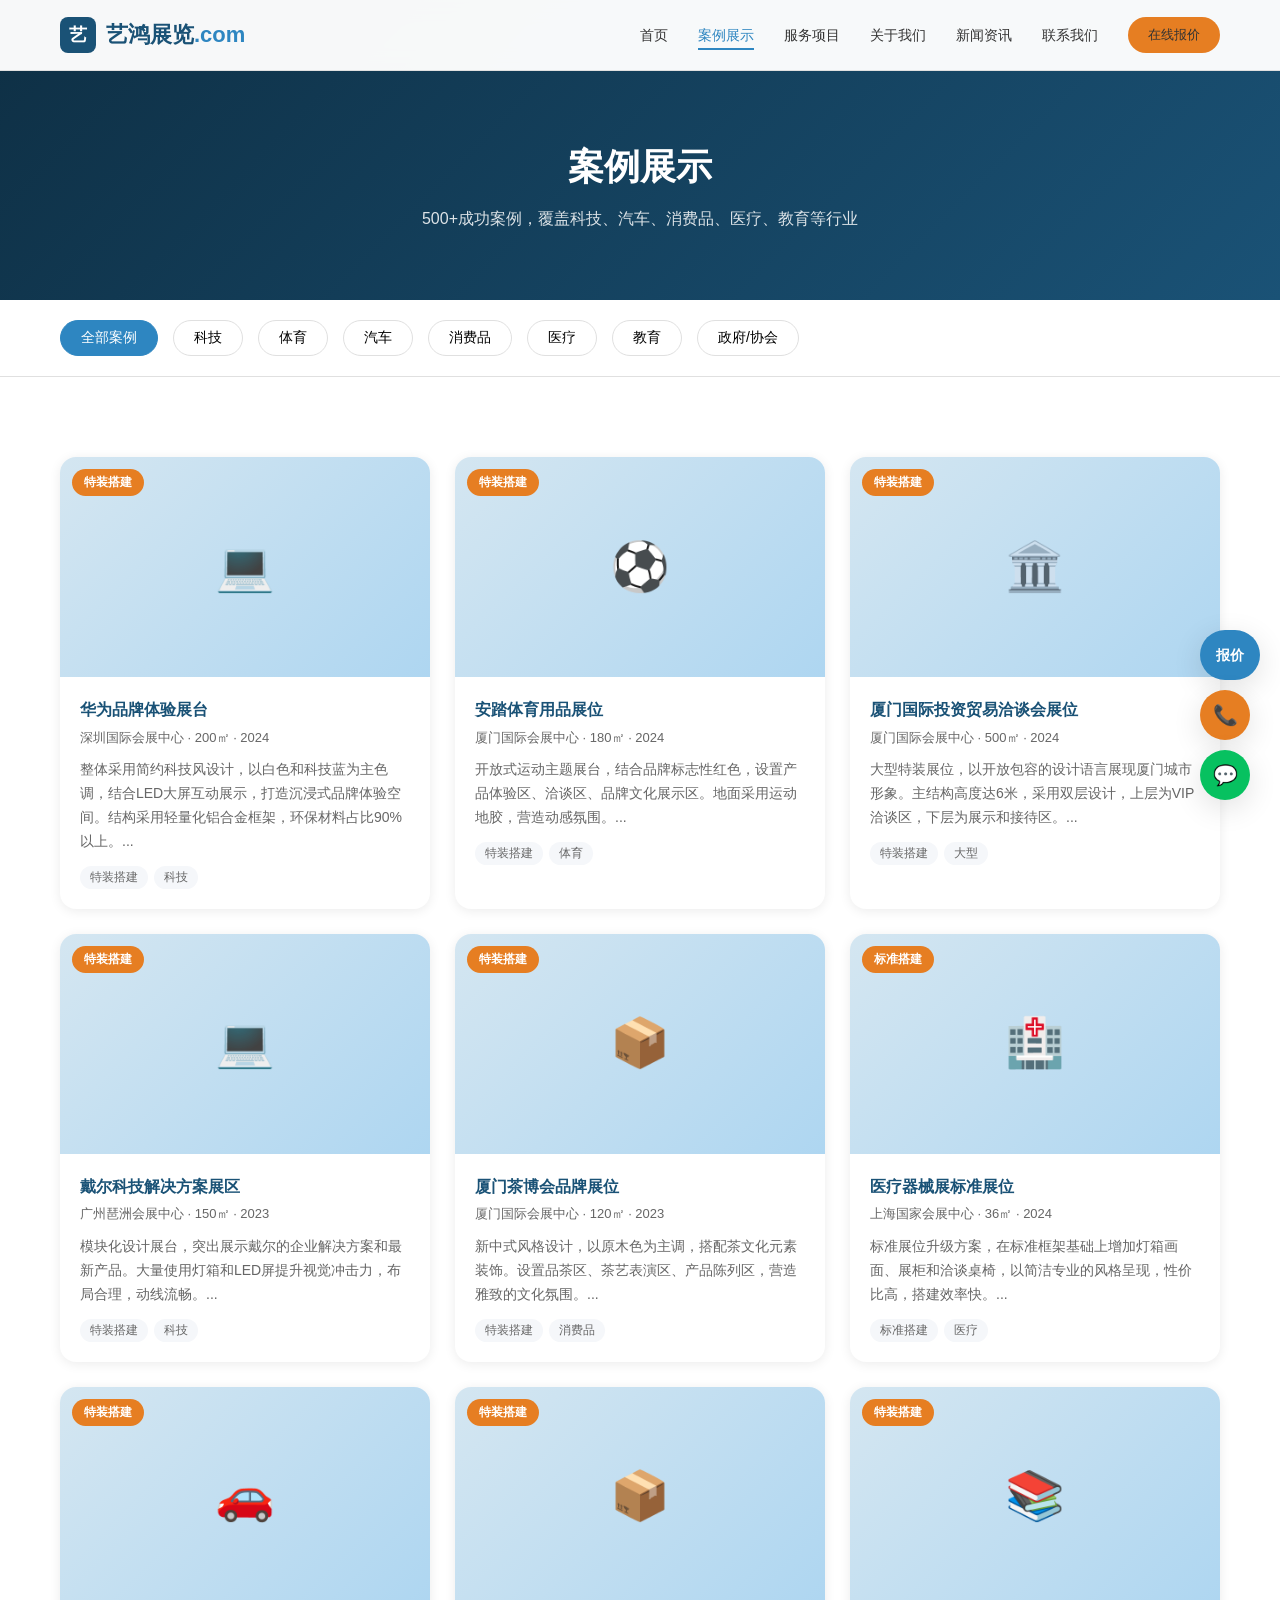
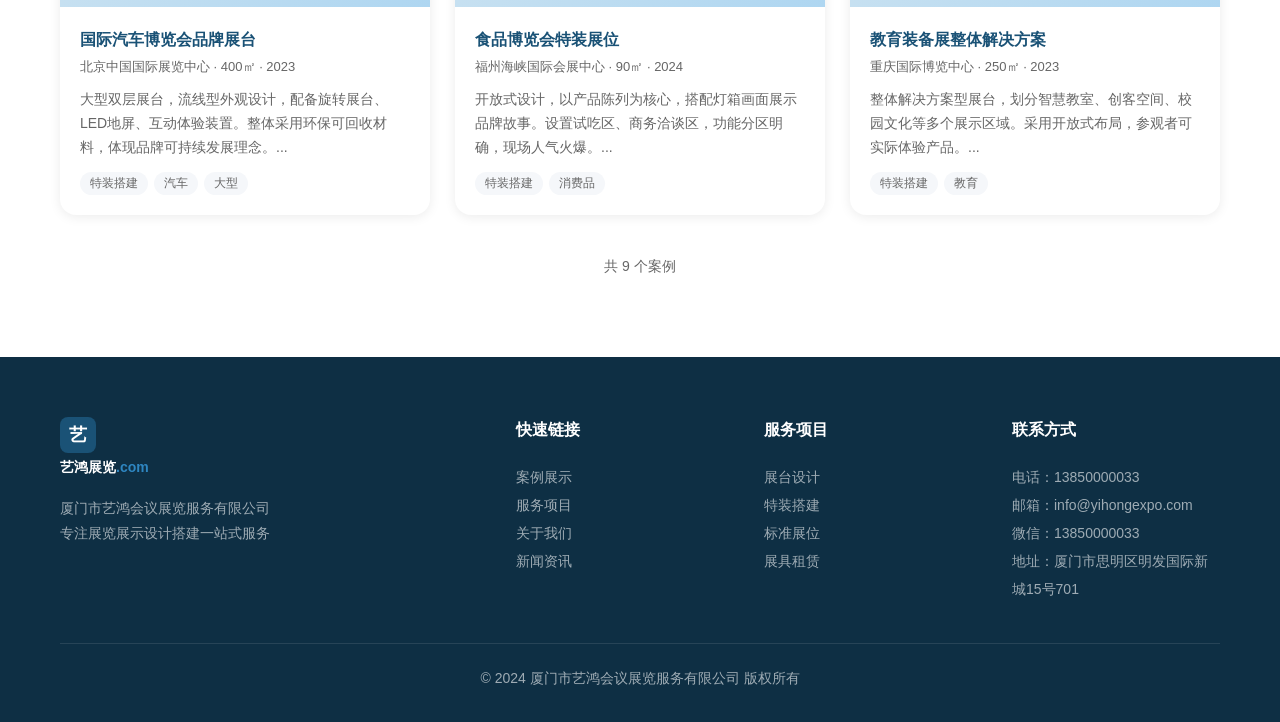
<file: cases.html>
<!DOCTYPE html>
<html lang="zh-CN">
<head>
    <meta charset="UTF-8">
    <meta name="viewport" content="width=device-width, initial-scale=1.0">
    <title>案例展示 — 艺鸿展览</title>
    <meta name="description" content="艺鸿展览500+成功案例展示，覆盖科技、汽车、消费品、医疗、教育等多个行业。">
    <link rel="stylesheet" href="css/style.css">
</head>
<body data-page="cases.html">

<!-- ==================== 顶部导航 ==================== -->
<header class="header">
    <div class="header-inner">
        <a href="index.html" class="logo">
            <div class="logo-icon">艺</div>
            艺鸿展览<span>.com</span>
        </a>
        <nav class="nav">
            <a href="index.html">首页</a>
            <a href="cases.html" class="active">案例展示</a>
            <a href="services.html">服务项目</a>
            <a href="about.html">关于我们</a>
            <a href="news.html">新闻资讯</a>
            <a href="contact.html">联系我们</a>
            <a href="quote.html" class="btn btn-accent" style="padding:8px 20px;font-size:13px;">在线报价</a>
        </nav>
        <button class="mobile-toggle" aria-label="菜单">
            <span></span><span></span><span></span>
        </button>
    </div>
</header>

<!-- ==================== 页面横幅 ==================== -->
<section class="page-banner">
    <div class="container">
        <h1>案例展示</h1>
        <p>500+成功案例，覆盖科技、汽车、消费品、医疗、教育等行业</p>
    </div>
</section>

<!-- ==================== 筛选栏 ==================== -->
<div class="filter-bar" id="case-filter-bar">
    <div class="container">
        <!-- 由JS动态生成 -->
    </div>
</div>

<!-- ==================== 案例列表 ==================== -->
<section class="section">
    <div class="container">
        <div class="cases-grid" id="cases-grid">
            <!-- 由JS动态生成 -->
        </div>
        <div class="text-center" style="margin-top:40px;color:var(--text-light);font-size:14px;" id="case-count">
            <!-- 由JS更新 -->
        </div>
    </div>
</section>

<!-- ==================== 页脚 ==================== -->
<footer class="footer">
    <div class="container">
        <div class="footer-grid">
            <div class="footer-brand">
                <a href="index.html" class="logo">
                    <div class="logo-icon">艺</div>
                    艺鸿展览<span>.com</span>
                </a>
                <p>厦门市艺鸿会议展览服务有限公司<br>专注展览展示设计搭建一站式服务</p>
            </div>
            <div>
                <h3>快速链接</h3>
                <a href="cases.html">案例展示</a>
                <a href="services.html">服务项目</a>
                <a href="about.html">关于我们</a>
                <a href="news.html">新闻资讯</a>
            </div>
            <div>
                <h3>服务项目</h3>
                <a href="services.html#design">展台设计</a>
                <a href="services.html#construction">特装搭建</a>
                <a href="services.html#standard">标准展位</a>
                <a href="services.html#furniture">展具租赁</a>
            </div>
            <div>
                <h3>联系方式</h3>
                <p>电话：13850000033</p>
                <p>邮箱：info@yihongexpo.com</p>
                <p>微信：13850000033</p>
                <p>地址：厦门市思明区明发国际新城15号701</p>
            </div>
        </div>
        <div class="footer-bottom">
            <p>© 2024 厦门市艺鸿会议展览服务有限公司 版权所有</p>
        </div>
    </div>
</footer>

<!-- ==================== 侧边浮动栏 ==================== -->
<div class="float-bar">
    <a href="quote.html" class="float-btn quote">报价</a>
    <a href="tel:13850000033" class="float-btn phone">📞</a>
    <button class="float-btn wechat">💬</button>
</div>

<!-- ==================== JavaScript ==================== -->
<script src="js/data.js"></script>
<script src="js/main.js"></script>
<script>
/* 案例页：渲染筛选按钮和案例卡片 */
document.addEventListener('DOMContentLoaded', function() {
    /* 渲染筛选按钮 */
    var filterBar = document.getElementById('case-filter-bar');
    var filterContainer = filterBar.querySelector('.container');

    var filterHtml = '';
    CASE_CATEGORIES.forEach(function(cat, idx) {
        filterHtml += '<button class="filter-btn' + (idx === 0 ? ' active' : '') + '" data-filter="' + cat.id + '">' + cat.label + '</button>';
    });
    filterContainer.innerHTML = filterHtml;

    /* 重新绑定筛选功能 */
    if (typeof initFilterBar === 'function') initFilterBar();

    /* 渲染案例卡片 */
    var grid = document.getElementById('cases-grid');
    var iconMap = {
        '科技': '💻', '体育': '⚽', '汽车': '🚗', '消费品': '📦',
        '医疗': '🏥', '教育': '📚', '政府/协会': '🏛️'
    };

    var html = '';
    CASE_DATA.forEach(function(c) {
        var icon = iconMap[c.category] || '🏢';
        var firstTag = c.tags[0] || '';
        html += '<div class="case-card fade-in" data-category="' + c.category + '">' +
            '<div class="case-img" style="cursor:default;">' +
                icon +
                '<span class="case-tag">' + firstTag + '</span>' +
            '</div>' +
            '<div class="case-body">' +
                '<h3>' + c.title + '</h3>' +
                '<div class="case-meta">' + c.location + ' · ' + c.area + ' · ' + c.year + '</div>' +
                '<p>' + c.desc.substring(0, 80) + '...</p>' +
                '<div style="margin-top:12px;display:flex;gap:6px;flex-wrap:wrap;">' +
                    c.tags.map(function(t) {
                        return '<span style="background:var(--bg-gray);padding:2px 10px;border-radius:12px;font-size:12px;color:var(--text-light);">' + t + '</span>';
                    }).join('') +
                '</div>' +
            '</div>' +
        '</div>';
    });
    grid.innerHTML = html;

    /* 更新案例数量 */
    var countEl = document.getElementById('case-count');
    countEl.textContent = '共 ' + CASE_DATA.length + ' 个案例';

    /* 重新触发滚动动画 */
    if (typeof initScrollAnimations === 'function') initScrollAnimations();
});
</script>
</body>
</html>
</file>
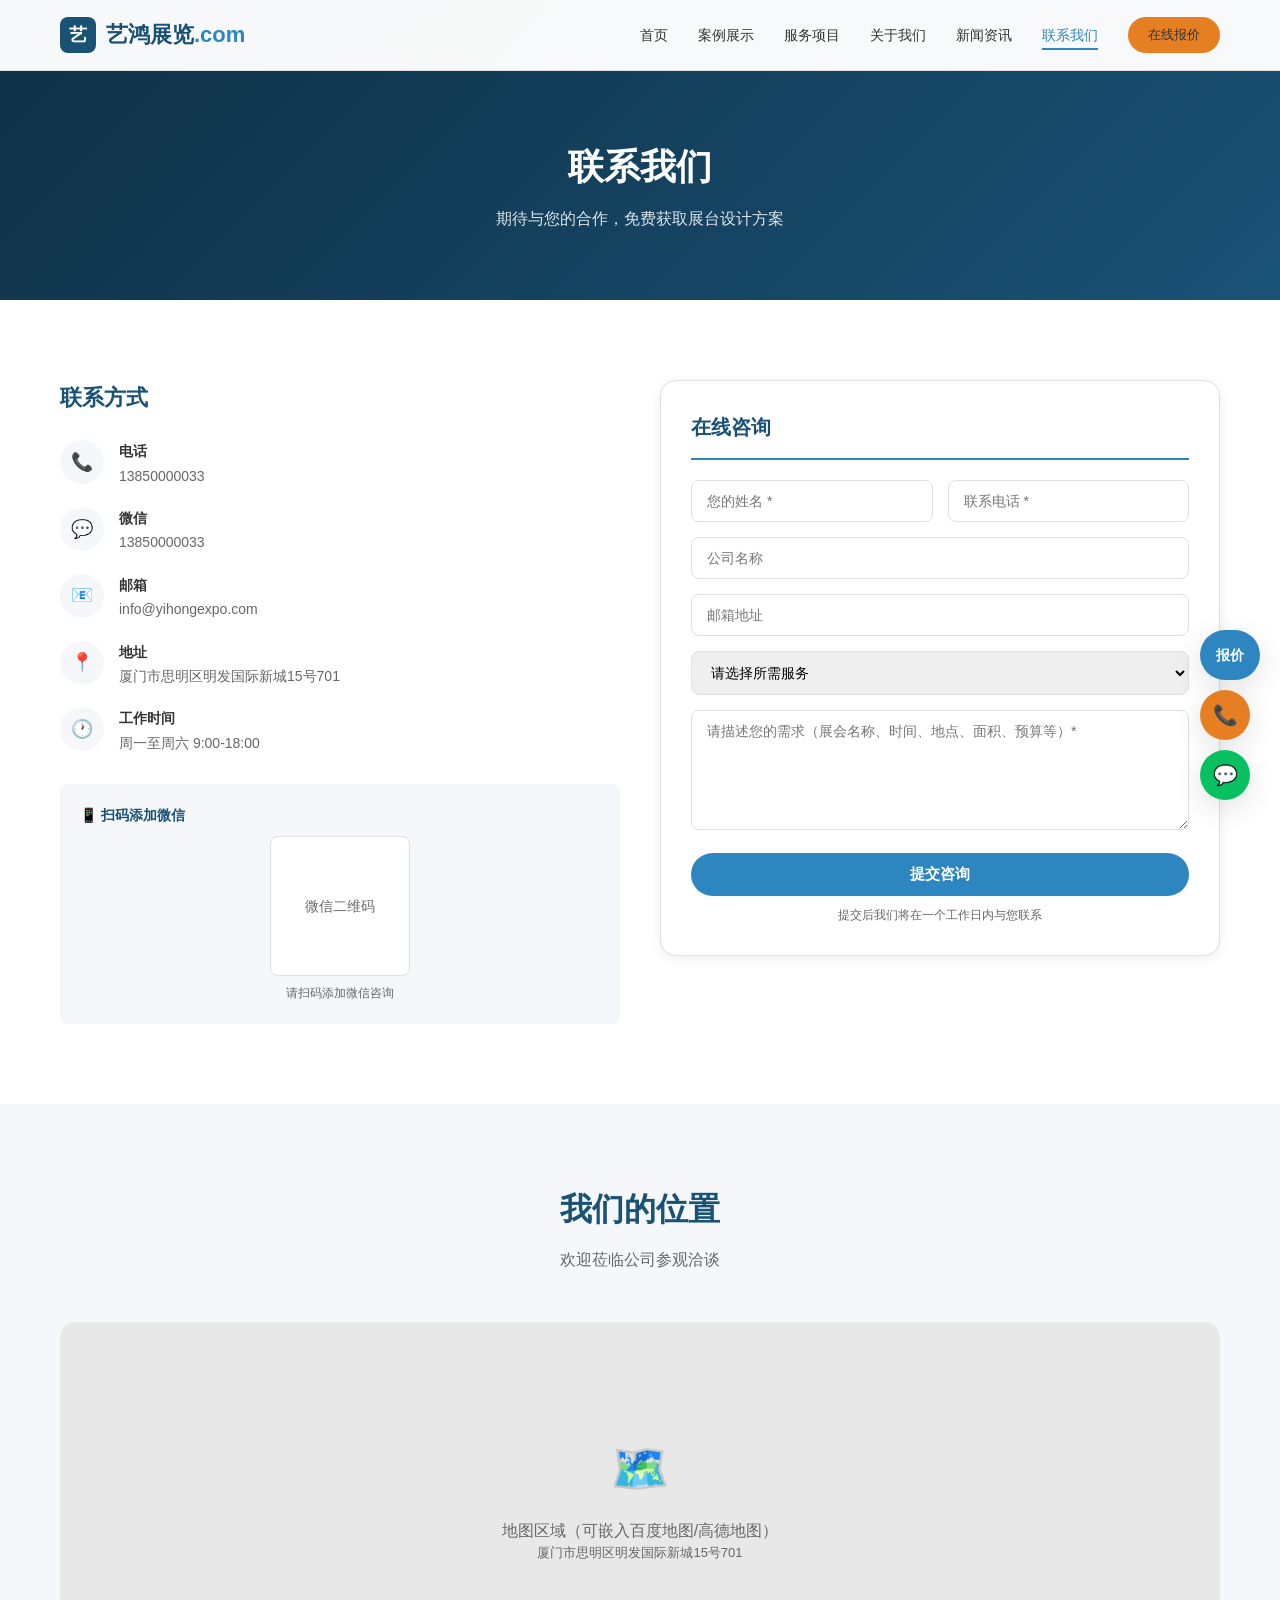
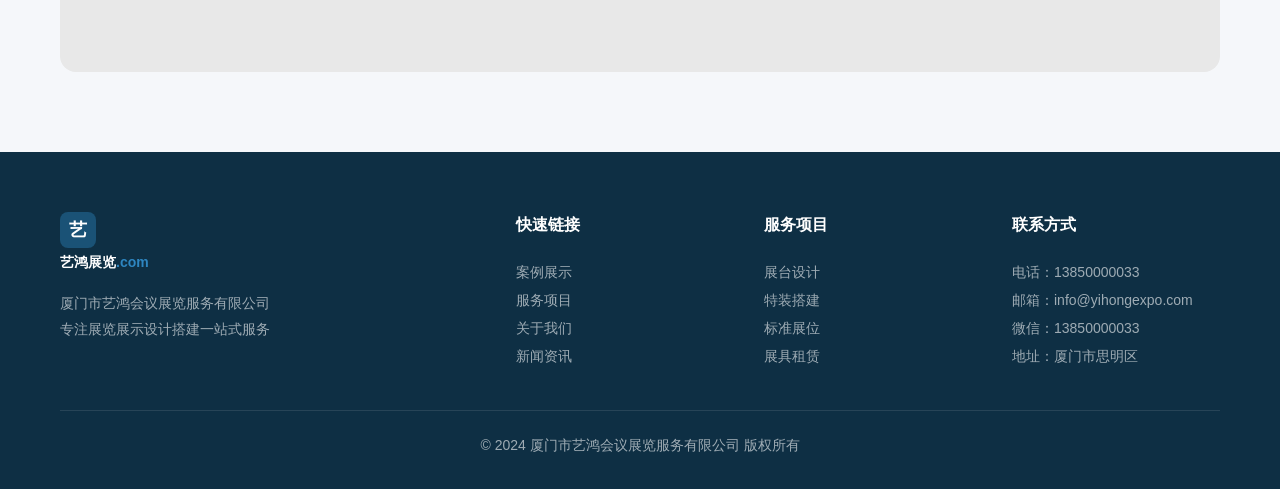
<file: contact.html>
<!DOCTYPE html>
<html lang="zh-CN">
<head>
    <meta charset="UTF-8">
    <meta name="viewport" content="width=device-width, initial-scale=1.0">
    <title>联系我们 — 艺鸿展览</title>
    <meta name="description" content="联系艺鸿展览，获取展台设计方案和报价。电话、微信、在线表单等多种联系方式。">
    <link rel="stylesheet" href="css/style.css">
</head>
<body data-page="contact.html">

<!-- ==================== 顶部导航 ==================== -->
<header class="header">
    <div class="header-inner">
        <a href="index.html" class="logo">
            <div class="logo-icon">艺</div>
            艺鸿展览<span>.com</span>
        </a>
        <nav class="nav">
            <a href="index.html">首页</a>
            <a href="cases.html">案例展示</a>
            <a href="services.html">服务项目</a>
            <a href="about.html">关于我们</a>
            <a href="news.html">新闻资讯</a>
            <a href="contact.html" class="active">联系我们</a>
            <a href="quote.html" class="btn btn-accent" style="padding:8px 20px;font-size:13px;">在线报价</a>
        </nav>
        <button class="mobile-toggle" aria-label="菜单">
            <span></span><span></span><span></span>
        </button>
    </div>
</header>

<!-- ==================== 页面横幅 ==================== -->
<section class="page-banner">
    <div class="container">
        <h1>联系我们</h1>
        <p>期待与您的合作，免费获取展台设计方案</p>
    </div>
</section>

<!-- ==================== 联系方式 + 表单 ==================== -->
<section class="section">
    <div class="container">
        <div class="contact-grid">
            <div class="contact-info fade-in">
                <h3>联系方式</h3>

                <div class="contact-item">
                    <div class="contact-icon">📞</div>
                    <div>
                        <h4>电话</h4>
                        <p>13850000033</p>
                    </div>
                </div>

                <div class="contact-item">
                    <div class="contact-icon">💬</div>
                    <div>
                        <h4>微信</h4>
                        <p>13850000033</p>
                    </div>
                </div>

                <div class="contact-item">
                    <div class="contact-icon">📧</div>
                    <div>
                        <h4>邮箱</h4>
                        <p>info@yihongexpo.com</p>
                    </div>
                </div>

                <div class="contact-item">
                    <div class="contact-icon">📍</div>
                    <div>
                        <h4>地址</h4>
                        <p>厦门市思明区明发国际新城15号701</p>
                    </div>
                </div>

                <div class="contact-item">
                    <div class="contact-icon">🕐</div>
                    <div>
                        <h4>工作时间</h4>
                        <p>周一至周六 9:00-18:00</p>
                    </div>
                </div>

                <div style="margin-top:30px;padding:20px;background:var(--bg-gray);border-radius:var(--radius);">
                    <p style="font-size:14px;color:var(--text-light);margin-bottom:10px;">
                        <strong style="color:var(--primary);">📱 扫码添加微信</strong>
                    </p>
                    <div style="width:140px;height:140px;background:white;border:1px solid var(--border);border-radius:var(--radius);display:flex;align-items:center;justify-content:center;margin:0 auto;">
                        <span style="font-size:14px;color:var(--text-light);">微信二维码</span>
                    </div>
                    <p style="font-size:12px;color:var(--text-light);text-align:center;margin-top:8px;">请扫码添加微信咨询</p>
                </div>
            </div>

            <div class="fade-in">
                <div style="background:white;border:1px solid var(--border);border-radius:var(--radius-lg);padding:30px;box-shadow:var(--shadow);">
                    <h3 style="font-size:20px;color:var(--primary);margin-bottom:20px;padding-bottom:15px;border-bottom:2px solid var(--primary-light);">在线咨询</h3>
                    <form class="contact-form" action="https://formspree.io/f/YOUR_FORM_ID" method="POST">
                        <div style="display:grid;grid-template-columns:1fr 1fr;gap:0 15px;">
                            <input type="text" name="name" placeholder="您的姓名 *" required>
                            <input type="tel" name="phone" placeholder="联系电话 *" required>
                        </div>
                        <input type="text" name="company" placeholder="公司名称">
                        <input type="email" name="email" placeholder="邮箱地址">
                        <select name="service">
                            <option value="">请选择所需服务</option>
                            <option value="展台设计">展台设计</option>
                            <option value="特装搭建">特装搭建</option>
                            <option value="标准展位">标准展位</option>
                            <option value="展具租赁">展具租赁</option>
                            <option value="其他">其他</option>
                        </select>
                        <textarea name="message" placeholder="请描述您的需求（展会名称、时间、地点、面积、预算等）*" required></textarea>
                        <button type="submit" class="btn btn-primary" style="width:100%;">提交咨询</button>
                        <p style="font-size:12px;color:var(--text-light);margin-top:10px;text-align:center;">提交后我们将在一个工作日内与您联系</p>
                    </form>
                </div>
            </div>
        </div>
    </div>
</section>

<!-- ==================== 地图占位 ==================== -->
<section class="section section-gray">
    <div class="container">
        <div class="section-title fade-in">
            <h2>我们的位置</h2>
            <p>欢迎莅临公司参观洽谈</p>
        </div>
        <div class="fade-in" style="background:#e8e8e8;border-radius:var(--radius-lg);height:350px;display:flex;align-items:center;justify-content:center;color:var(--text-light);font-size:16px;">
            <div style="text-align:center;">
                <div style="font-size:48px;margin-bottom:10px;">🗺️</div>
                <p>地图区域（可嵌入百度地图/高德地图）</p>
                <p style="font-size:13px;">厦门市思明区明发国际新城15号701</p>
            </div>
        </div>
    </div>
</section>

<!-- ==================== 页脚 ==================== -->
<footer class="footer">
    <div class="container">
        <div class="footer-grid">
            <div class="footer-brand">
                <a href="index.html" class="logo">
                    <div class="logo-icon">艺</div>
                    艺鸿展览<span>.com</span>
                </a>
                <p>厦门市艺鸿会议展览服务有限公司<br>专注展览展示设计搭建一站式服务</p>
            </div>
            <div>
                <h3>快速链接</h3>
                <a href="cases.html">案例展示</a>
                <a href="services.html">服务项目</a>
                <a href="about.html">关于我们</a>
                <a href="news.html">新闻资讯</a>
            </div>
            <div>
                <h3>服务项目</h3>
                <a href="services.html#design">展台设计</a>
                <a href="services.html#construction">特装搭建</a>
                <a href="services.html#standard">标准展位</a>
                <a href="services.html#furniture">展具租赁</a>
            </div>
            <div>
                <h3>联系方式</h3>
                <p>电话：13850000033</p>
                <p>邮箱：info@yihongexpo.com</p>
                <p>微信：13850000033</p>
                <p>地址：厦门市思明区</p>
            </div>
        </div>
        <div class="footer-bottom">
            <p>© 2024 厦门市艺鸿会议展览服务有限公司 版权所有</p>
        </div>
    </div>
</footer>

<!-- ==================== 侧边浮动栏 ==================== -->
<div class="float-bar">
    <a href="quote.html" class="float-btn quote">报价</a>
    <a href="tel:13850000033" class="float-btn phone">📞</a>
    <button class="float-btn wechat">💬</button>
</div>

<script src="js/data.js"></script>
<script src="js/main.js"></script>
</body>
</html>
</file>
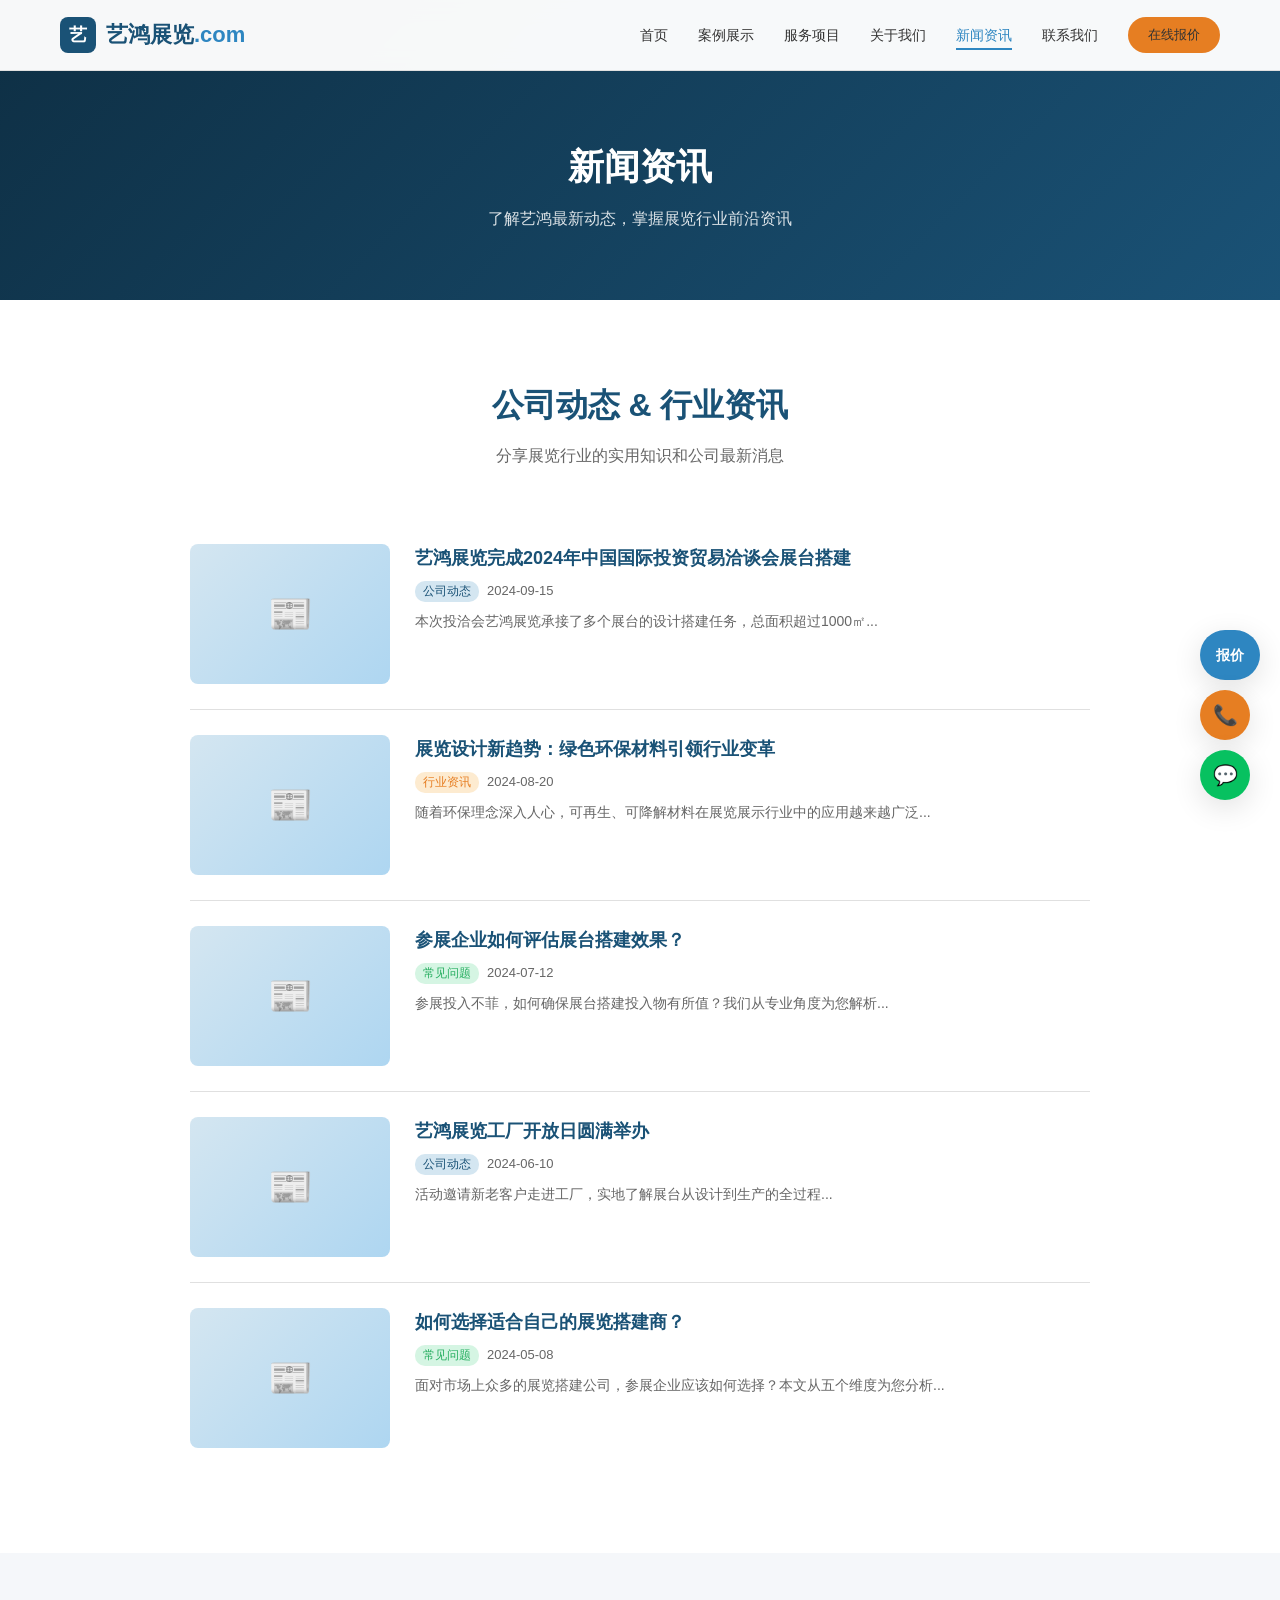
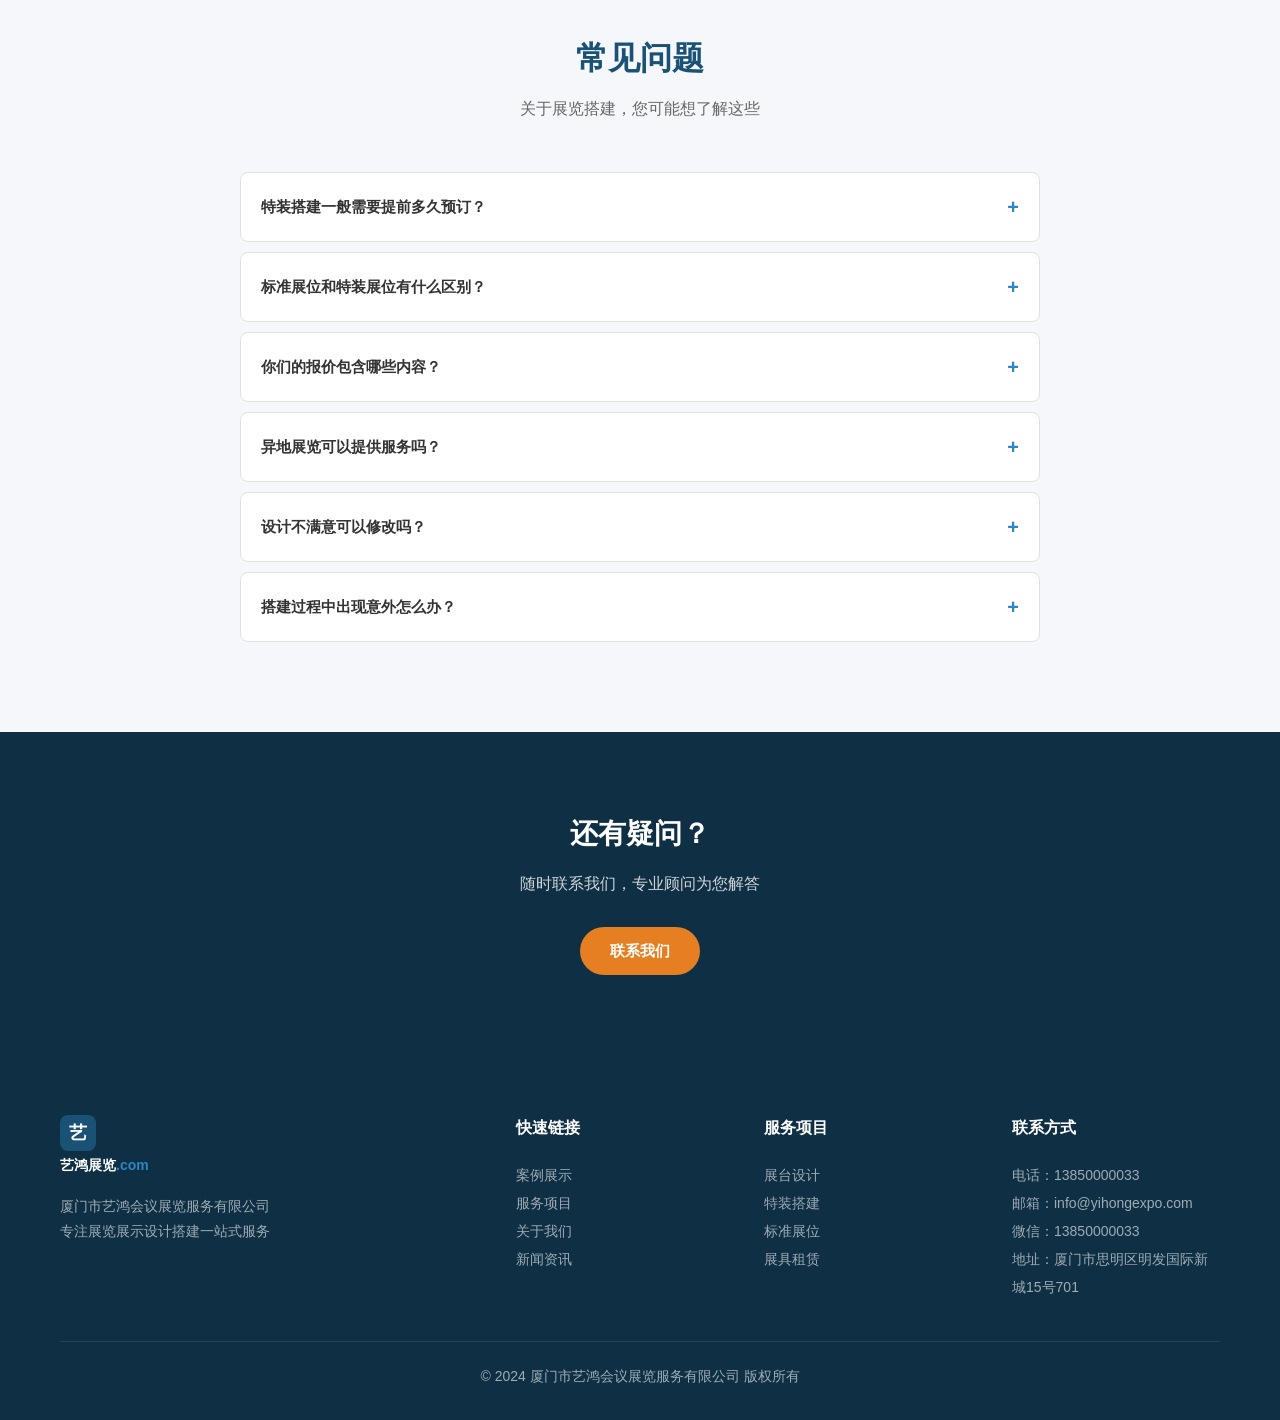
<file: news.html>
<!DOCTYPE html>
<html lang="zh-CN">
<head>
    <meta charset="UTF-8">
    <meta name="viewport" content="width=device-width, initial-scale=1.0">
    <title>新闻资讯 — 艺鸿展览</title>
    <meta name="description" content="艺鸿展览新闻资讯，了解公司动态、行业资讯和展览常见问题。">
    <link rel="stylesheet" href="css/style.css">
    <style>
        .news-list { max-width:900px; margin:0 auto; }
        .news-item {
            display:flex; gap:25px; padding:25px 0;
            border-bottom:1px solid var(--border);
            text-decoration:none; color:inherit;
            transition:var(--transition);
        }
        .news-item:hover { padding-left:10px; }
        .news-item:last-child { border-bottom:none; }
        .news-thumb {
            width:200px; min-height:140px; flex-shrink:0;
            background:linear-gradient(135deg,#d4e6f1,#aed6f1);
            border-radius:var(--radius);
            display:flex; align-items:center; justify-content:center;
            font-size:36px; color:var(--primary-light);
        }
        .news-content h3 {
            font-size:18px; color:var(--primary); margin-bottom:8px;
            transition:var(--transition);
        }
        .news-item:hover .news-content h3 { color:var(--accent); }
        .news-meta { font-size:13px; color:var(--text-light); margin-bottom:8px; }
        .news-meta span {
            display:inline-block; padding:1px 8px; border-radius:10px;
            font-size:12px; margin-right:8px;
        }
        .news-meta .tag-company { background:#d4e6f1; color:#1a5276; }
        .news-meta .tag-industry { background:#fdebd0; color:#e67e22; }
        .news-meta .tag-faq { background:#d5f5e3; color:#27ae60; }
        .news-summary { font-size:14px; color:var(--text-light); line-height:1.7; }

        .faq-section { max-width:800px; margin:0 auto; }
        .faq-item {
            background:white; border:1px solid var(--border);
            border-radius:var(--radius); margin-bottom:10px;
            overflow:hidden; cursor:pointer;
        }
        .faq-question {
            padding:18px 20px; font-size:15px; font-weight:600;
            color:var(--text); display:flex; justify-content:space-between;
            align-items:center; transition:var(--transition);
        }
        .faq-question:hover { background:var(--bg-gray); }
        .faq-question::after {
            content:'+'; font-size:20px; color:var(--primary-light);
            transition:var(--transition);
        }
        .faq-item.active .faq-question::after { content:'−'; }
        .faq-answer {
            max-height:0; overflow:hidden;
            transition:max-height 0.3s ease, padding 0.3s ease;
        }
        .faq-item.active .faq-answer {
            max-height:300px; padding:0 20px 18px;
        }
        .faq-answer p {
            font-size:14px; color:var(--text-light); line-height:1.8;
        }

        @media (max-width:768px) {
            .news-item { flex-direction:column; }
            .news-thumb { width:100%; min-height:120px; }
        }
    </style>
</head>
<body data-page="news.html">

<!-- ==================== 顶部导航 ==================== -->
<header class="header">
    <div class="header-inner">
        <a href="index.html" class="logo">
            <div class="logo-icon">艺</div>
            艺鸿展览<span>.com</span>
        </a>
        <nav class="nav">
            <a href="index.html">首页</a>
            <a href="cases.html">案例展示</a>
            <a href="services.html">服务项目</a>
            <a href="about.html">关于我们</a>
            <a href="news.html" class="active">新闻资讯</a>
            <a href="contact.html">联系我们</a>
            <a href="quote.html" class="btn btn-accent" style="padding:8px 20px;font-size:13px;">在线报价</a>
        </nav>
        <button class="mobile-toggle" aria-label="菜单">
            <span></span><span></span><span></span>
        </button>
    </div>
</header>

<!-- ==================== 页面横幅 ==================== -->
<section class="page-banner">
    <div class="container">
        <h1>新闻资讯</h1>
        <p>了解艺鸿最新动态，掌握展览行业前沿资讯</p>
    </div>
</section>

<!-- ==================== 新闻列表 ==================== -->
<section class="section">
    <div class="container">
        <div class="section-title fade-in">
            <h2>公司动态 &amp; 行业资讯</h2>
            <p>分享展览行业的实用知识和公司最新消息</p>
        </div>
        <div class="news-list" id="news-list">
            <!-- 由JS动态生成 -->
        </div>
    </div>
</section>

<!-- ==================== 常见问题 ==================== -->
<section class="section section-gray" id="faq">
    <div class="container">
        <div class="section-title fade-in">
            <h2>常见问题</h2>
            <p>关于展览搭建，您可能想了解这些</p>
        </div>
        <div class="faq-section fade-in" id="faq-list">
            <!-- 由JS动态生成 -->
        </div>
    </div>
</section>

<!-- ==================== CTA ==================== -->
<section class="section section-dark text-center">
    <div class="container fade-in">
        <h2 style="font-size:28px;margin-bottom:15px;">还有疑问？</h2>
        <p style="font-size:16px;opacity:0.8;max-width:600px;margin:0 auto 30px;">随时联系我们，专业顾问为您解答</p>
        <a href="contact.html" class="btn btn-accent">联系我们</a>
    </div>
</section>

<!-- ==================== 页脚 ==================== -->
<footer class="footer">
    <div class="container">
        <div class="footer-grid">
            <div class="footer-brand">
                <a href="index.html" class="logo">
                    <div class="logo-icon">艺</div>
                    艺鸿展览<span>.com</span>
                </a>
                <p>厦门市艺鸿会议展览服务有限公司<br>专注展览展示设计搭建一站式服务</p>
            </div>
            <div>
                <h3>快速链接</h3>
                <a href="cases.html">案例展示</a>
                <a href="services.html">服务项目</a>
                <a href="about.html">关于我们</a>
                <a href="news.html">新闻资讯</a>
            </div>
            <div>
                <h3>服务项目</h3>
                <a href="services.html#design">展台设计</a>
                <a href="services.html#construction">特装搭建</a>
                <a href="services.html#standard">标准展位</a>
                <a href="services.html#furniture">展具租赁</a>
            </div>
            <div>
                <h3>联系方式</h3>
                <p>电话：13850000033</p>
                <p>邮箱：info@yihongexpo.com</p>
                <p>微信：13850000033</p>
                <p>地址：厦门市思明区明发国际新城15号701</p>
            </div>
        </div>
        <div class="footer-bottom">
            <p>© 2024 厦门市艺鸿会议展览服务有限公司 版权所有</p>
        </div>
    </div>
</footer>

<!-- ==================== 侧边浮动栏 ==================== -->
<div class="float-bar">
    <a href="quote.html" class="float-btn quote">报价</a>
    <a href="tel:13850000033" class="float-btn phone">📞</a>
    <button class="float-btn wechat">💬</button>
</div>

<script src="js/data.js"></script>
<script src="js/main.js"></script>
<script>
document.addEventListener('DOMContentLoaded', function() {
    var tagClass = { '公司动态': 'tag-company', '行业资讯': 'tag-industry', '常见问题': 'tag-faq' };

    /* 渲染新闻列表 */
    var newsList = document.getElementById('news-list');
    var html = '';
    NEWS_DATA.forEach(function(n) {
        var tagCls = tagClass[n.category] || 'tag-company';
        html += '<a href="#" class="news-item fade-in" onclick="return false;">' +
            '<div class="news-thumb">📰</div>' +
            '<div class="news-content">' +
                '<h3>' + n.title + '</h3>' +
                '<div class="news-meta">' +
                    '<span class="' + tagCls + '">' + n.category + '</span>' +
                    n.date +
                '</div>' +
                '<p class="news-summary">' + n.summary + '</p>' +
            '</div>' +
        '</a>';
    });
    newsList.innerHTML = html;

    /* 渲染FAQ */
    var faqList = document.getElementById('faq-list');
    var faqHtml = '';
    FAQ_DATA.forEach(function(faq) {
        faqHtml += '<div class="faq-item">' +
            '<div class="faq-question">' + faq.q + '</div>' +
            '<div class="faq-answer"><p>' + faq.a + '</p></div>' +
        '</div>';
    });
    faqList.innerHTML = faqHtml;

    /* FAQ手风琴功能（覆盖main.js中的函数，因为这里类名不同） */
    var items = faqList.querySelectorAll('.faq-item');
    items.forEach(function(item) {
        var q = item.querySelector('.faq-question');
        q.addEventListener('click', function() {
            var isActive = item.classList.contains('active');
            items.forEach(function(i) { i.classList.remove('active'); });
            if (!isActive) item.classList.add('active');
        });
    });

    /* 重新触发滚动动画 */
    if (typeof initScrollAnimations === 'function') initScrollAnimations();
});
</script>
</body>
</html>
</file>
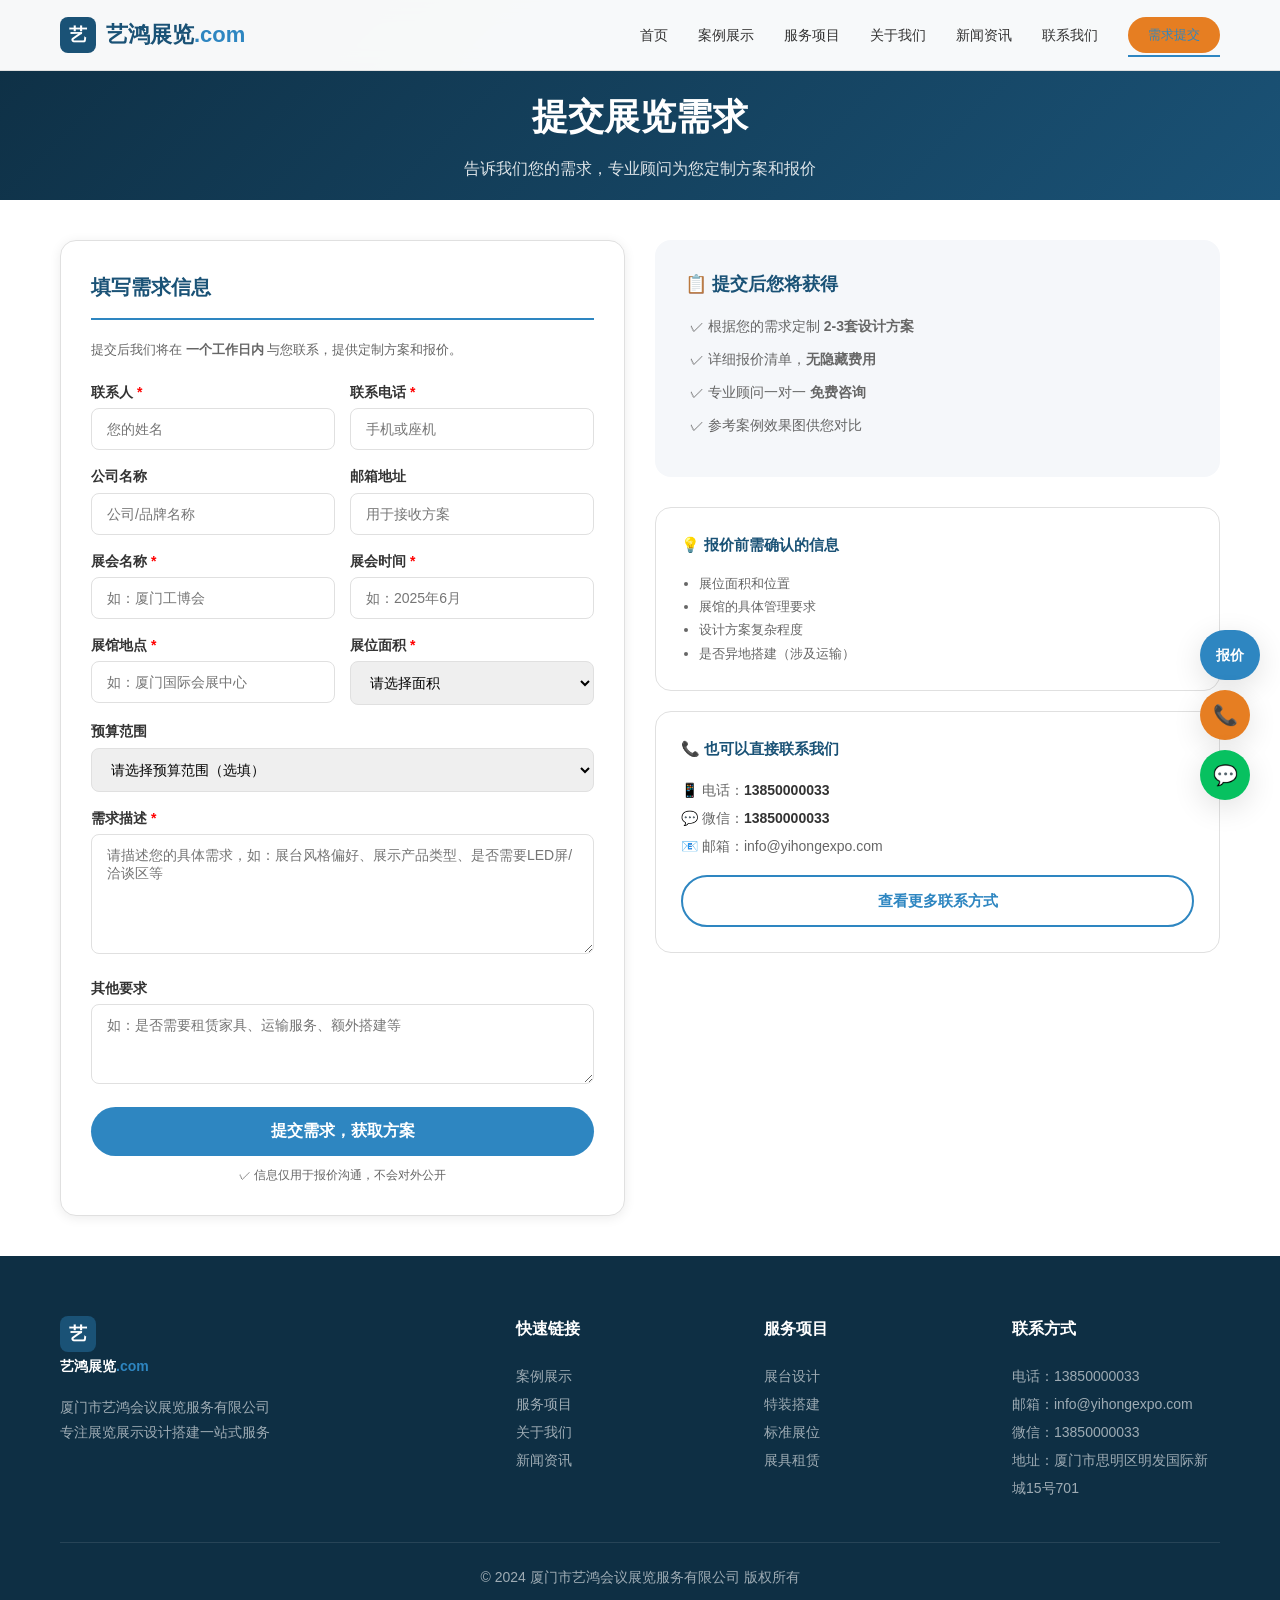
<file: quote.html>
<!DOCTYPE html>
<html lang="zh-CN">
<head>
    <meta charset="UTF-8">
    <meta name="viewport" content="width=device-width, initial-scale=1.0">
    <title>需求提交 — 艺鸿展览</title>
    <meta name="description" content="提交您的展览需求，艺鸿展览专业顾问为您定制展台搭建方案和报价。">
    <link rel="stylesheet" href="css/style.css">
    <style>
        .quote-form-card textarea { height:120px; resize:vertical; }
        .quote-form-card input,
        .quote-form-card select,
        .quote-form-card textarea {
            width:100%; padding:12px 15px; border:1px solid var(--border);
            border-radius:var(--radius); font-size:14px; font-family:var(--font);
            transition:var(--transition); margin-bottom:15px;
        }
        .quote-form-card input:focus,
        .quote-form-card select:focus,
        .quote-form-card textarea:focus {
            outline:none; border-color:var(--primary-light);
            box-shadow:0 0 0 3px rgba(46,134,193,0.15);
        }
        .quote-form-card label {
            font-size:14px; font-weight:600; color:var(--text);
            display:block; margin-bottom:5px;
        }
        .quote-form-card .required::after { content:' *'; color:red; }
        .quote-tips {
            background:var(--bg-gray); border-radius:var(--radius-lg);
            padding:30px; margin-bottom:30px;
        }
        .quote-tips h3 { font-size:18px; color:var(--primary); margin-bottom:15px; }
        .quote-tips li {
            font-size:14px; color:var(--text-light); line-height:1.8;
            margin-bottom:8px; padding-left:5px;
        }
        @media (max-width:768px) {
            .quote-page { grid-template-columns:1fr; }
        }
    </style>
</head>
<body data-page="quote.html">

<!-- ==================== 顶部导航 ==================== -->
<header class="header">
    <div class="header-inner">
        <a href="index.html" class="logo">
            <div class="logo-icon">艺</div>
            艺鸿展览<span>.com</span>
        </a>
        <nav class="nav">
            <a href="index.html">首页</a>
            <a href="cases.html">案例展示</a>
            <a href="services.html">服务项目</a>
            <a href="about.html">关于我们</a>
            <a href="news.html">新闻资讯</a>
            <a href="contact.html">联系我们</a>
            <a href="quote.html" class="active btn btn-accent" style="padding:8px 20px;font-size:13px;">需求提交</a>
        </nav>
        <button class="mobile-toggle" aria-label="菜单">
            <span></span><span></span><span></span>
        </button>
    </div>
</header>

<!-- ==================== 页面横幅 ==================== -->
<section class="page-banner" style="min-height:200px;">
    <div class="container">
        <h1>提交展览需求</h1>
        <p>告诉我们您的需求，专业顾问为您定制方案和报价</p>
    </div>
</section>

<!-- ==================== 需求表单 ==================== -->
<section class="section" style="padding:40px 0;">
    <div class="container">
        <div class="quote-page">
            <!-- 左侧：提交表单 -->
            <div class="quote-form-card fade-in">
                <h3>填写需求信息</h3>
                <p style="font-size:13px;color:var(--text-light);margin-bottom:20px;">
                    提交后我们将在 <strong>一个工作日内</strong> 与您联系，提供定制方案和报价。
                </p>
                <form action="https://formspree.io/f/YOUR_FORM_ID" method="POST">
                    <div style="display:grid;grid-template-columns:1fr 1fr;gap:0 15px;">
                        <div>
                            <label class="required">联系人</label>
                            <input type="text" name="name" placeholder="您的姓名" required>
                        </div>
                        <div>
                            <label class="required">联系电话</label>
                            <input type="tel" name="phone" placeholder="手机或座机" required>
                        </div>
                    </div>
                    <div style="display:grid;grid-template-columns:1fr 1fr;gap:0 15px;">
                        <div>
                            <label>公司名称</label>
                            <input type="text" name="company" placeholder="公司/品牌名称">
                        </div>
                        <div>
                            <label>邮箱地址</label>
                            <input type="email" name="email" placeholder="用于接收方案">
                        </div>
                    </div>
                    <div style="display:grid;grid-template-columns:1fr 1fr;gap:0 15px;">
                        <div>
                            <label class="required">展会名称</label>
                            <input type="text" name="exhibition" placeholder="如：厦门工博会" required>
                        </div>
                        <div>
                            <label class="required">展会时间</label>
                            <input type="text" name="exhibition_date" placeholder="如：2025年6月" required>
                        </div>
                    </div>
                    <div style="display:grid;grid-template-columns:1fr 1fr;gap:0 15px;">
                        <div>
                            <label class="required">展馆地点</label>
                            <input type="text" name="location" placeholder="如：厦门国际会展中心" required>
                        </div>
                        <div>
                            <label class="required">展位面积</label>
                            <select name="area" required>
                                <option value="">请选择面积</option>
                                <option value="9㎡以内（标准展位）">9㎡以内（标准展位）</option>
                                <option value="18-36㎡">18-36㎡</option>
                                <option value="54-90㎡">54-90㎡</option>
                                <option value="100-200㎡">100-200㎡</option>
                                <option value="200㎡以上">200㎡以上</option>
                                <option value="暂不确定">暂不确定</option>
                            </select>
                        </div>
                    </div>
                    <div>
                        <label>预算范围</label>
                        <select name="budget">
                            <option value="">请选择预算范围（选填）</option>
                            <option value="1万以下">1万以下</option>
                            <option value="1-3万">1-3万</option>
                            <option value="3-5万">3-5万</option>
                            <option value="5-10万">5-10万</option>
                            <option value="10-20万">10-20万</option>
                            <option value="20万以上">20万以上</option>
                        </select>
                    </div>
                    <div>
                        <label class="required">需求描述</label>
                        <textarea name="requirement" placeholder="请描述您的具体需求，如：展台风格偏好、展示产品类型、是否需要LED屏/洽谈区等" required></textarea>
                    </div>
                    <div>
                        <label>其他要求</label>
                        <textarea name="other" placeholder="如：是否需要租赁家具、运输服务、额外搭建等" style="height:80px;"></textarea>
                    </div>
                    <button type="submit" class="btn btn-primary" style="width:100%;text-align:center;font-size:16px;padding:14px 30px;">
                        提交需求，获取方案
                    </button>
                    <p style="font-size:12px;color:var(--text-light);margin-top:10px;text-align:center;">
                        ✓ 信息仅用于报价沟通，不会对外公开
                    </p>
                </form>
            </div>

            <!-- 右侧：为什么找我们 -->
            <div class="fade-in">
                <div class="quote-tips">
                    <h3>📋 提交后您将获得</h3>
                    <ul style="list-style:none;padding:0;">
                        <li>✓ 根据您的需求定制 <strong>2-3套设计方案</strong></li>
                        <li>✓ 详细报价清单，<strong>无隐藏费用</strong></li>
                        <li>✓ 专业顾问一对一 <strong>免费咨询</strong></li>
                        <li>✓ 参考案例效果图供您对比</li>
                    </ul>
                </div>

                <div style="background:white;border:1px solid var(--border);border-radius:var(--radius-lg);padding:25px;margin-bottom:20px;">
                    <h4 style="font-size:15px;color:var(--primary);margin-bottom:15px;">💡 报价前需确认的信息</h4>
                    <ul style="font-size:13px;color:var(--text-light);line-height:1.8;padding-left:18px;">
                        <li>展位面积和位置</li>
                        <li>展馆的具体管理要求</li>
                        <li>设计方案复杂程度</li>
                        <li>是否异地搭建（涉及运输）</li>
                    </ul>
                </div>

                <div style="background:white;border:1px solid var(--border);border-radius:var(--radius-lg);padding:25px;">
                    <h4 style="font-size:15px;color:var(--primary);margin-bottom:15px;">📞 也可以直接联系我们</h4>
                    <div style="font-size:14px;color:var(--text-light);line-height:2;">
                        <p>📱 电话：<strong style="color:var(--text);">13850000033</strong></p>
                        <p>💬 微信：<strong style="color:var(--text);">13850000033</strong></p>
                        <p>📧 邮箱：info@yihongexpo.com</p>
                    </div>
                    <a href="contact.html" class="btn btn-outline" style="width:100%;text-align:center;margin-top:15px;">查看更多联系方式</a>
                </div>
            </div>
        </div>
    </div>
</section>

<!-- ==================== 页脚 ==================== -->
<footer class="footer">
    <div class="container">
        <div class="footer-grid">
            <div class="footer-brand">
                <a href="index.html" class="logo">
                    <div class="logo-icon">艺</div>
                    艺鸿展览<span>.com</span>
                </a>
                <p>厦门市艺鸿会议展览服务有限公司<br>专注展览展示设计搭建一站式服务</p>
            </div>
            <div>
                <h3>快速链接</h3>
                <a href="cases.html">案例展示</a>
                <a href="services.html">服务项目</a>
                <a href="about.html">关于我们</a>
                <a href="news.html">新闻资讯</a>
            </div>
            <div>
                <h3>服务项目</h3>
                <a href="services.html#design">展台设计</a>
                <a href="services.html#construction">特装搭建</a>
                <a href="services.html#standard">标准展位</a>
                <a href="services.html#furniture">展具租赁</a>
            </div>
            <div>
                <h3>联系方式</h3>
                <p>电话：13850000033</p>
                <p>邮箱：info@yihongexpo.com</p>
                <p>微信：13850000033</p>
                <p>地址：厦门市思明区明发国际新城15号701</p>
            </div>
        </div>
        <div class="footer-bottom">
            <p>© 2024 厦门市艺鸿会议展览服务有限公司 版权所有</p>
        </div>
    </div>
</footer>

<!-- ==================== 侧边浮动栏 ==================== -->
<div class="float-bar">
    <a href="quote.html" class="float-btn quote">报价</a>
    <a href="tel:13850000033" class="float-btn phone">📞</a>
    <button class="float-btn wechat">💬</button>
</div>

<script src="js/data.js"></script>
<script src="js/main.js"></script>
</body>
</html>
</file>
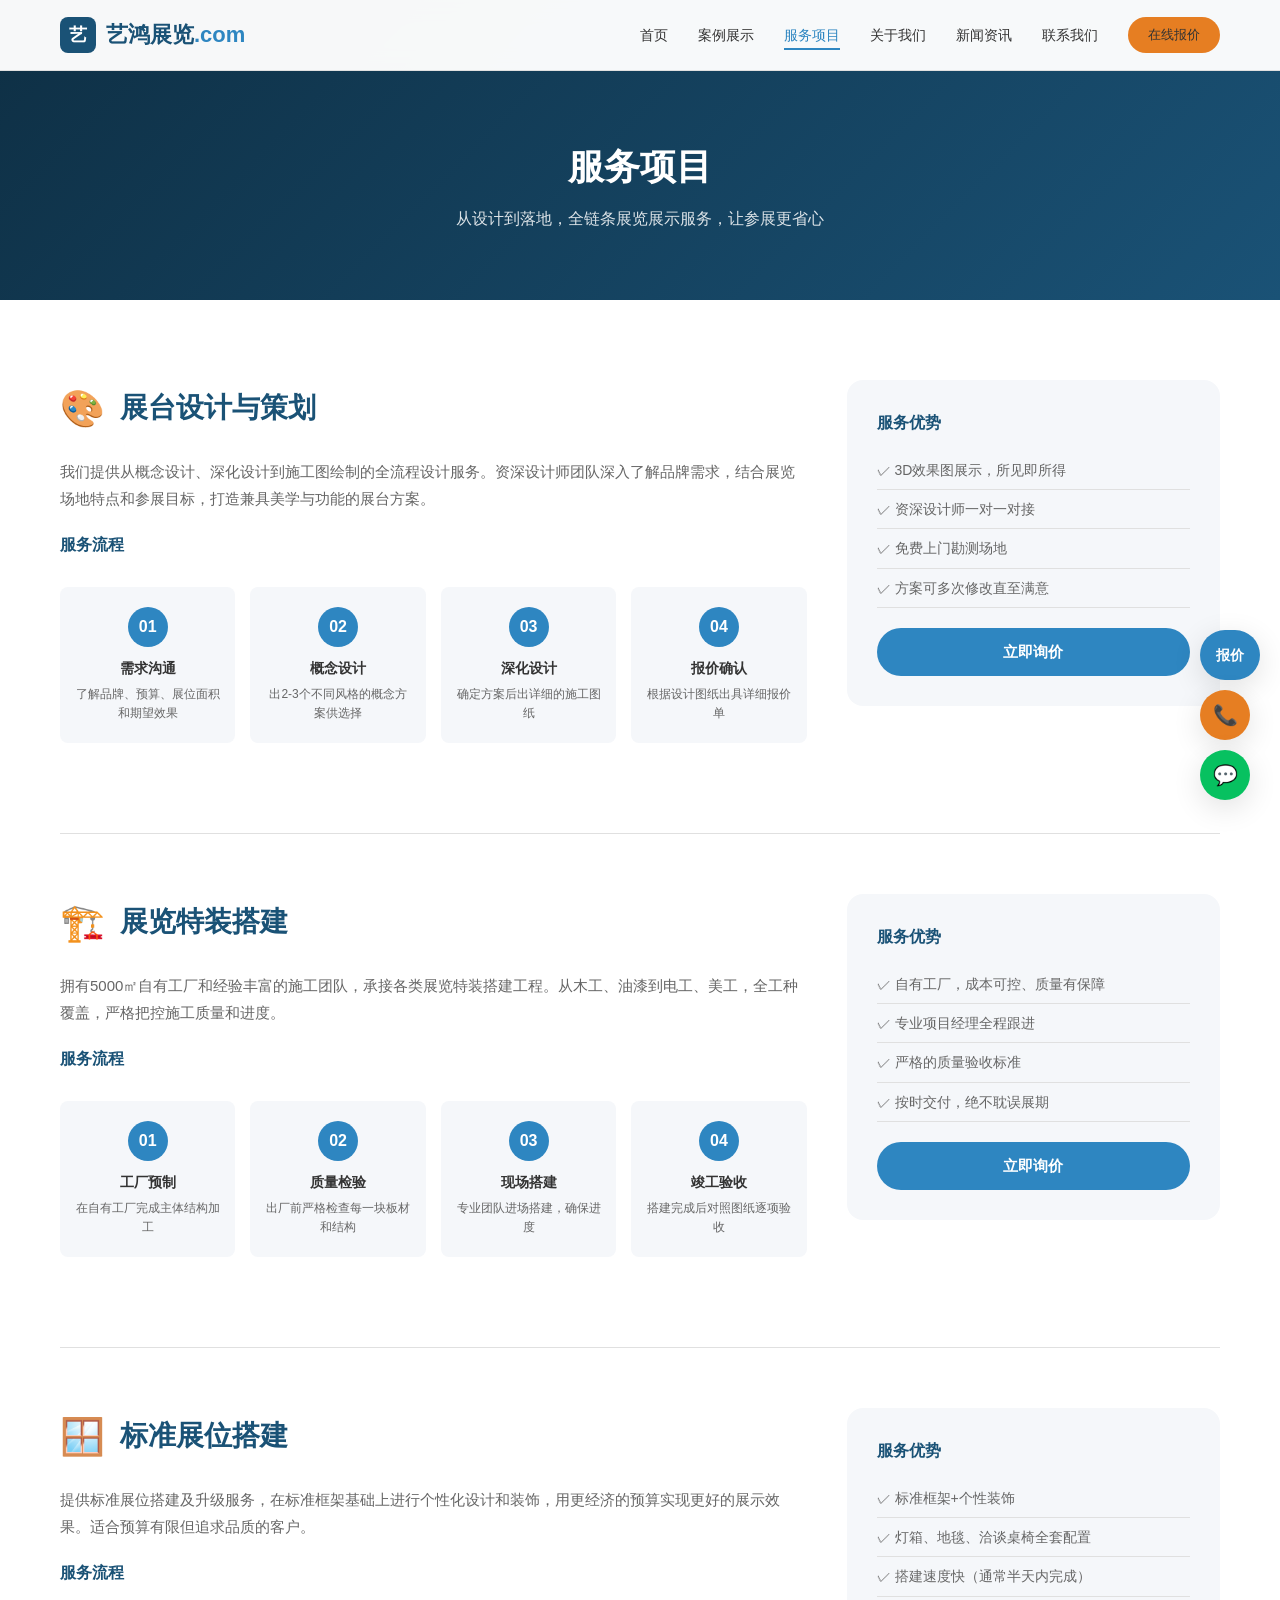
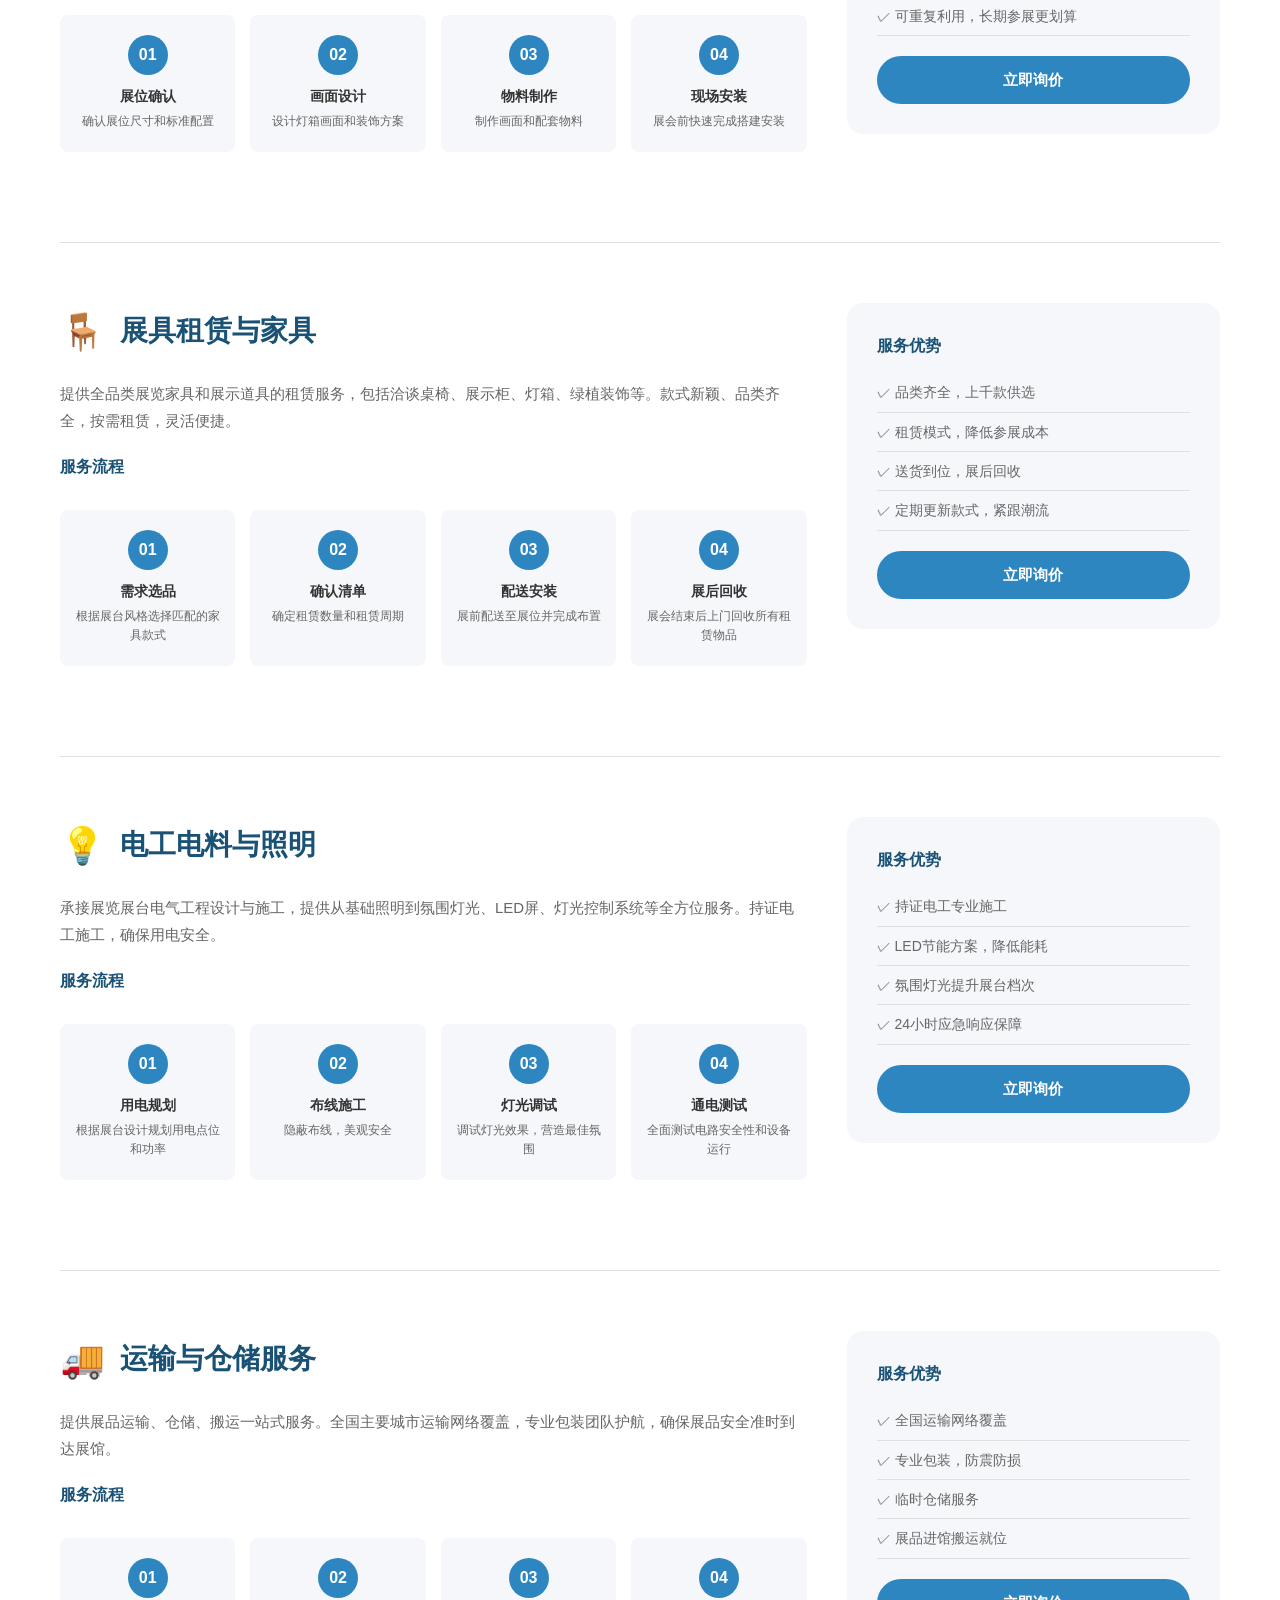
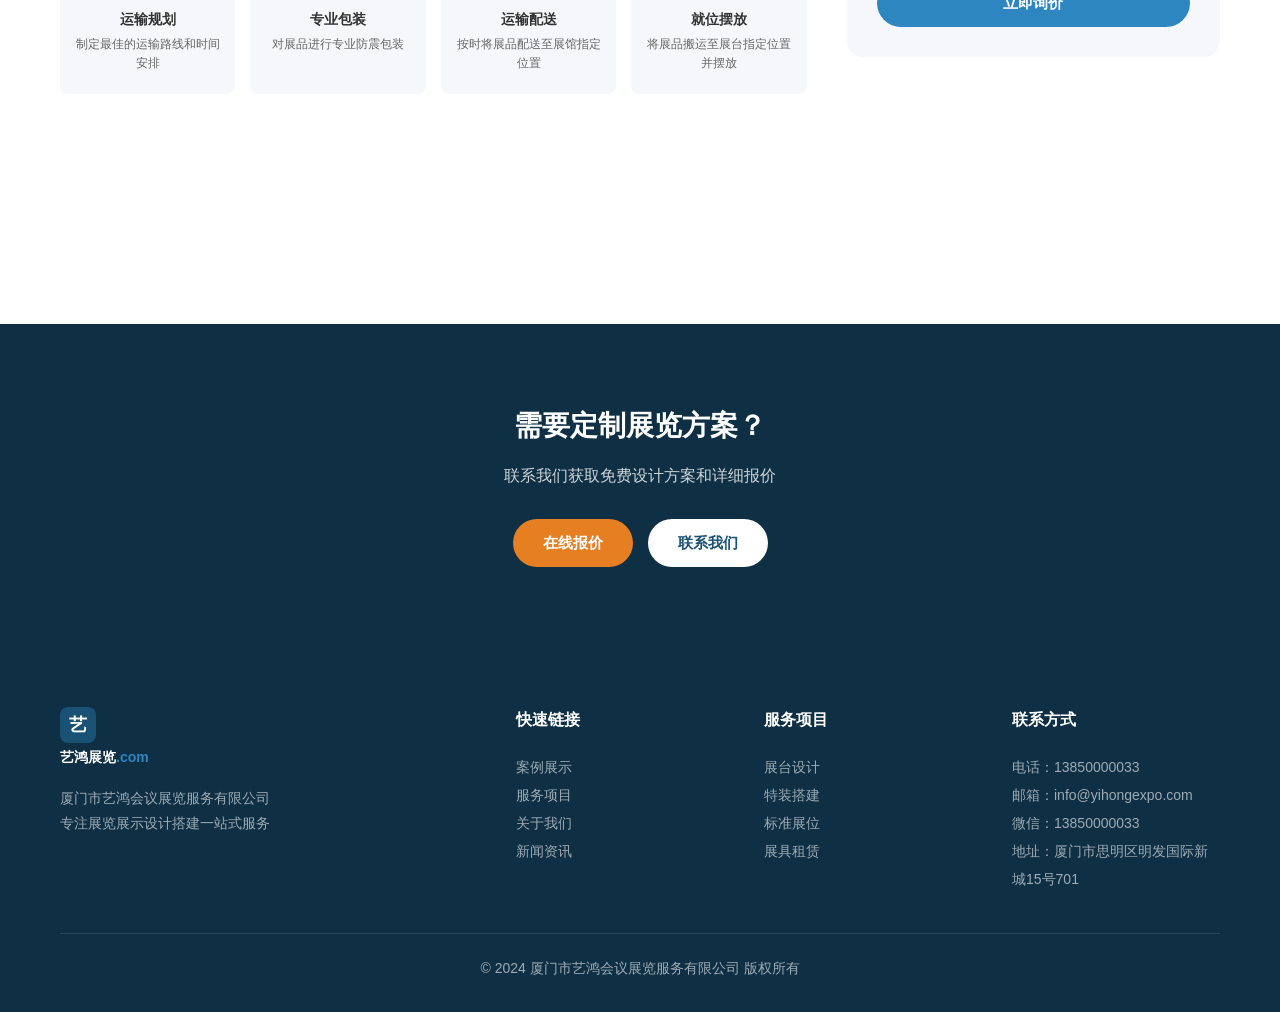
<file: services.html>
<!DOCTYPE html>
<html lang="zh-CN">
<head>
    <meta charset="UTF-8">
    <meta name="viewport" content="width=device-width, initial-scale=1.0">
    <title>服务项目 — 艺鸿展览</title>
    <meta name="description" content="艺鸿展览提供展台设计、特装搭建、标准展位、展具租赁、电工电料、运输仓储等一站式展览服务。">
    <link rel="stylesheet" href="css/style.css">
</head>
<body data-page="services.html">

<!-- ==================== 顶部导航 ==================== -->
<header class="header">
    <div class="header-inner">
        <a href="index.html" class="logo">
            <div class="logo-icon">艺</div>
            艺鸿展览<span>.com</span>
        </a>
        <nav class="nav">
            <a href="index.html">首页</a>
            <a href="cases.html">案例展示</a>
            <a href="services.html" class="active">服务项目</a>
            <a href="about.html">关于我们</a>
            <a href="news.html">新闻资讯</a>
            <a href="contact.html">联系我们</a>
            <a href="quote.html" class="btn btn-accent" style="padding:8px 20px;font-size:13px;">在线报价</a>
        </nav>
        <button class="mobile-toggle" aria-label="菜单">
            <span></span><span></span><span></span>
        </button>
    </div>
</header>

<!-- ==================== 页面横幅 ==================== -->
<section class="page-banner">
    <div class="container">
        <h1>服务项目</h1>
        <p>从设计到落地，全链条展览展示服务，让参展更省心</p>
    </div>
</section>

<!-- ==================== 服务列表 ==================== -->
<section class="section">
    <div class="container">
        <!-- 服务通过JS动态渲染 -->
        <div id="services-container"></div>
    </div>
</section>

<!-- ==================== CTA区块 ==================== -->
<section class="section section-dark text-center">
    <div class="container fade-in">
        <h2 style="font-size:28px;margin-bottom:15px;">需要定制展览方案？</h2>
        <p style="font-size:16px;opacity:0.8;max-width:600px;margin:0 auto 30px;">联系我们获取免费设计方案和详细报价</p>
        <div style="display:flex;gap:15px;justify-content:center;flex-wrap:wrap;">
            <a href="quote.html" class="btn btn-accent">在线报价</a>
            <a href="contact.html" class="btn btn-white">联系我们</a>
        </div>
    </div>
</section>

<!-- ==================== 页脚 ==================== -->
<footer class="footer">
    <div class="container">
        <div class="footer-grid">
            <div class="footer-brand">
                <a href="index.html" class="logo">
                    <div class="logo-icon">艺</div>
                    艺鸿展览<span>.com</span>
                </a>
                <p>厦门市艺鸿会议展览服务有限公司<br>专注展览展示设计搭建一站式服务</p>
            </div>
            <div>
                <h3>快速链接</h3>
                <a href="cases.html">案例展示</a>
                <a href="services.html">服务项目</a>
                <a href="about.html">关于我们</a>
                <a href="news.html">新闻资讯</a>
            </div>
            <div>
                <h3>服务项目</h3>
                <a href="services.html#design">展台设计</a>
                <a href="services.html#construction">特装搭建</a>
                <a href="services.html#standard">标准展位</a>
                <a href="services.html#furniture">展具租赁</a>
            </div>
            <div>
                <h3>联系方式</h3>
                <p>电话：13850000033</p>
                <p>邮箱：info@yihongexpo.com</p>
                <p>微信：13850000033</p>
                <p>地址：厦门市思明区明发国际新城15号701</p>
            </div>
        </div>
        <div class="footer-bottom">
            <p>© 2024 厦门市艺鸿会议展览服务有限公司 版权所有</p>
        </div>
    </div>
</footer>

<!-- ==================== 侧边浮动栏 ==================== -->
<div class="float-bar">
    <a href="quote.html" class="float-btn quote">报价</a>
    <a href="tel:13850000033" class="float-btn phone">📞</a>
    <button class="float-btn wechat">💬</button>
</div>

<!-- ==================== JavaScript ==================== -->
<script src="js/data.js"></script>
<script src="js/main.js"></script>
<script>
document.addEventListener('DOMContentLoaded', function() {
    var container = document.getElementById('services-container');
    if (!container) return;

    var html = '';
    SERVICE_DATA.forEach(function(svc, idx) {
        html += '<div class="service-detail-grid" id="' + svc.id + '" style="margin-bottom:60px;padding-bottom:60px;' + (idx < SERVICE_DATA.length - 1 ? 'border-bottom:1px solid var(--border);' : '') + '">' +
            '<div class="fade-in">' +
                '<div style="display:flex;align-items:center;gap:15px;margin-bottom:20px;">' +
                    '<span style="font-size:36px;">' + svc.icon + '</span>' +
                    '<h2 style="font-size:28px;color:var(--primary);">' + svc.title + '</h2>' +
                '</div>' +
                '<p style="font-size:15px;color:var(--text-light);line-height:1.8;margin-bottom:20px;">' + svc.desc + '</p>' +
                '<h3 style="font-size:16px;color:var(--primary);margin-bottom:15px;">服务流程</h3>' +
                '<div class="service-process">' +
                    svc.process.map(function(p) {
                        return '<div class="process-step">' +
                            '<div class="step-num">' + p.step + '</div>' +
                            '<h4>' + p.title + '</h4>' +
                            '<p>' + p.desc + '</p>' +
                        '</div>';
                    }).join('') +
                '</div>' +
            '</div>' +
            '<div class="fade-in">' +
                '<div style="background:var(--bg-gray);border-radius:var(--radius-lg);padding:30px;position:sticky;top:100px;">' +
                    '<h3 style="font-size:16px;color:var(--primary);margin-bottom:15px;">服务优势</h3>' +
                    '<ul style="list-style:none;padding:0;">' +
                        svc.features.map(function(f) {
                            return '<li style="padding:8px 0;border-bottom:1px solid var(--border);font-size:14px;color:var(--text-light);">✓ ' + f + '</li>';
                        }).join('') +
                    '</ul>' +
                    '<a href="quote.html" class="btn btn-primary" style="width:100%;text-align:center;margin-top:20px;">立即询价</a>' +
                '</div>' +
            '</div>' +
        '</div>';
    });
    container.innerHTML = html;

    /* 重新触发滚动动画 */
    if (typeof initScrollAnimations === 'function') initScrollAnimations();
});
</script>
</body>
</html>
</file>
<file: css/style.css>
/* ============================================================
   艺鸿展览公司官网 — 主样式表
   ============================================================ */

:root {
    --primary: #1a5276;
    --primary-light: #2e86c1;
    --primary-dark: #0e2f44;
    --accent: #e67e22;
    --accent-light: #f39c12;
    --text: #333333;
    --text-light: #666666;
    --bg: #ffffff;
    --bg-gray: #f5f7fa;
    --bg-dark: #0e2f44;
    --border: #e0e0e0;
    --shadow: 0 2px 12px rgba(0,0,0,0.08);
    --shadow-lg: 0 8px 30px rgba(0,0,0,0.12);
    --radius: 8px;
    --radius-lg: 16px;
    --transition: 0.3s ease;
    --font: 'PingFang SC','Microsoft YaHei','Helvetica Neue',Arial,sans-serif;
}

* { margin: 0; padding: 0; box-sizing: border-box; }
html { scroll-behavior: smooth; }
body { font-family: var(--font); color: var(--text); line-height: 1.6; }

/* ==================== 通用组件 ==================== */
.container { max-width: 1200px; margin: 0 auto; padding: 0 20px; }
.section { padding: 80px 0; }
.section-gray { background: var(--bg-gray); }
.section-dark { background: var(--bg-dark); color: white; }

.section-title {
    text-align: center;
    margin-bottom: 50px;
}
.section-title h2 {
    font-size: 32px;
    font-weight: 700;
    color: var(--primary);
    margin-bottom: 12px;
}
.section-title p {
    font-size: 16px;
    color: var(--text-light);
    max-width: 600px;
    margin: 0 auto;
}
.section-dark .section-title h2 { color: white; }
.section-dark .section-title p { color: rgba(255,255,255,0.7); }

.btn {
    display: inline-block;
    padding: 12px 30px;
    border-radius: 50px;
    font-size: 15px;
    font-weight: 600;
    text-decoration: none;
    cursor: pointer;
    transition: var(--transition);
    border: none;
    font-family: var(--font);
}
.btn-primary {
    background: var(--primary-light);
    color: white;
}
.btn-primary:hover {
    background: var(--primary);
    transform: translateY(-2px);
    box-shadow: var(--shadow);
}
.btn-accent {
    background: var(--accent);
    color: white;
}
.btn-accent:hover {
    background: var(--accent-light);
    transform: translateY(-2px);
}
.btn-outline {
    background: transparent;
    color: var(--primary-light);
    border: 2px solid var(--primary-light);
}
.btn-outline:hover {
    background: var(--primary-light);
    color: white;
}
.btn-white {
    background: white;
    color: var(--primary);
}
.btn-white:hover {
    background: var(--bg-gray);
    transform: translateY(-2px);
}

.text-center { text-align: center; }

/* ==================== 顶部导航 ==================== */
.header {
    position: fixed;
    top: 0;
    left: 0;
    right: 0;
    z-index: 1000;
    background: rgba(255,255,255,0.97);
    backdrop-filter: blur(10px);
    border-bottom: 1px solid var(--border);
    transition: var(--transition);
}
.header.scrolled { box-shadow: var(--shadow); }
.header-inner {
    display: flex;
    justify-content: space-between;
    align-items: center;
    height: 70px;
    max-width: 1200px;
    margin: 0 auto;
    padding: 0 20px;
}
.logo {
    display: flex;
    align-items: center;
    text-decoration: none;
    color: var(--primary);
    font-size: 22px;
    font-weight: 700;
}
.logo-icon {
    width: 36px;
    height: 36px;
    background: var(--primary);
    color: white;
    border-radius: 8px;
    display: flex;
    align-items: center;
    justify-content: center;
    margin-right: 10px;
    font-size: 18px;
}
.logo span { color: var(--primary-light); }

.nav { display: flex; align-items: center; gap: 30px; }
.nav a {
    text-decoration: none;
    color: var(--text);
    font-size: 14px;
    font-weight: 500;
    transition: var(--transition);
    position: relative;
}
.nav a:hover, .nav a.active { color: var(--primary-light); }
.nav a::after {
    content: '';
    position: absolute;
    bottom: -4px;
    left: 0;
    width: 0;
    height: 2px;
    background: var(--primary-light);
    transition: var(--transition);
}
.nav a:hover::after, .nav a.active::after { width: 100%; }

.mobile-toggle {
    display: none;
    flex-direction: column;
    gap: 5px;
    cursor: pointer;
    padding: 5px;
    background: none;
    border: none;
}
.mobile-toggle span {
    width: 24px;
    height: 2px;
    background: var(--text);
    transition: var(--transition);
    display: block;
}

/* ==================== 首页 - Hero ==================== */
.hero {
    padding-top: 70px;
    min-height: 100vh;
    display: flex;
    align-items: center;
    background: linear-gradient(135deg, #0e2f44 0%, #1a5276 50%, #2e86c1 100%);
    color: white;
    position: relative;
    overflow: hidden;
}
.hero-bg-shapes { position: absolute; inset: 0; overflow: hidden; }
.hero-bg-shapes::before {
    content: '';
    position: absolute;
    width: 600px;
    height: 600px;
    border-radius: 50%;
    background: rgba(255,255,255,0.03);
    top: -200px;
    right: -200px;
}
.hero-bg-shapes::after {
    content: '';
    position: absolute;
    width: 400px;
    height: 400px;
    border-radius: 50%;
    background: rgba(255,255,255,0.03);
    bottom: -100px;
    left: -100px;
}
.hero-content { position: relative; z-index: 1; max-width: 700px; }
.hero h1 {
    font-size: 48px;
    font-weight: 800;
    line-height: 1.2;
    margin-bottom: 20px;
}
.hero h1 span { color: var(--accent-light); }
.hero p {
    font-size: 18px;
    opacity: 0.9;
    line-height: 1.8;
    margin-bottom: 35px;
}
.hero-buttons { display: flex; gap: 15px; flex-wrap: wrap; }
.hero-stats {
    display: flex;
    gap: 50px;
    margin-top: 60px;
}
.hero-stat h3 {
    font-size: 36px;
    font-weight: 800;
    color: var(--accent-light);
}
.hero-stat p { font-size: 14px; opacity: 0.7; margin: 0; }

/* ==================== 首页 - 服务概览 ==================== */
.services-grid {
    display: grid;
    grid-template-columns: repeat(3, 1fr);
    gap: 25px;
}
.service-card {
    background: white;
    border-radius: var(--radius-lg);
    padding: 35px 25px;
    box-shadow: var(--shadow);
    transition: var(--transition);
    text-align: center;
    border: 1px solid var(--border);
}
.service-card:hover {
    transform: translateY(-5px);
    box-shadow: var(--shadow-lg);
    border-color: var(--primary-light);
}
.service-icon {
    width: 64px;
    height: 64px;
    background: linear-gradient(135deg, var(--primary-light), var(--primary));
    border-radius: 16px;
    display: flex;
    align-items: center;
    justify-content: center;
    font-size: 28px;
    margin: 0 auto 20px;
}
.service-card h3 {
    font-size: 18px;
    margin-bottom: 10px;
    color: var(--primary);
}
.service-card p {
    font-size: 14px;
    color: var(--text-light);
    line-height: 1.7;
}

/* ==================== 首页 - 典型案例 ==================== */
.cases-grid {
    display: grid;
    grid-template-columns: repeat(3, 1fr);
    gap: 25px;
}
.case-card {
    background: white;
    border-radius: var(--radius-lg);
    overflow: hidden;
    box-shadow: var(--shadow);
    transition: var(--transition);
    cursor: pointer;
}
.case-card:hover {
    transform: translateY(-5px);
    box-shadow: var(--shadow-lg);
}
.case-img {
    height: 220px;
    background: linear-gradient(135deg, #d4e6f1, #aed6f1);
    display: flex;
    align-items: center;
    justify-content: center;
    font-size: 48px;
    color: var(--primary-light);
    position: relative;
}
.case-tag {
    position: absolute;
    top: 12px;
    left: 12px;
    background: var(--accent);
    color: white;
    padding: 4px 12px;
    border-radius: 20px;
    font-size: 12px;
    font-weight: 600;
}
.case-body { padding: 20px; }
.case-body h3 { font-size: 16px; margin-bottom: 5px; color: var(--primary); }
.case-body .case-meta {
    font-size: 13px;
    color: var(--text-light);
    margin-bottom: 10px;
}
.case-body p {
    font-size: 14px;
    color: var(--text-light);
    line-height: 1.7;
}

/* ==================== 案例展示页 ==================== */
.page-banner {
    padding-top: 70px;
    min-height: 300px;
    display: flex;
    align-items: center;
    background: linear-gradient(135deg, #0e2f44, #1a5276);
    color: white;
    text-align: center;
}
.page-banner h1 { font-size: 36px; margin-bottom: 10px; }
.page-banner p { font-size: 16px; opacity: 0.85; }

.filter-bar {
    background: white;
    padding: 20px 0;
    border-bottom: 1px solid var(--border);
    position: sticky;
    top: 70px;
    z-index: 100;
}
.filter-bar .container {
    display: flex;
    gap: 15px;
    flex-wrap: wrap;
    align-items: center;
}
.filter-btn {
    padding: 8px 20px;
    border-radius: 50px;
    border: 1px solid var(--border);
    background: white;
    font-size: 14px;
    cursor: pointer;
    transition: var(--transition);
    font-family: var(--font);
}
.filter-btn:hover, .filter-btn.active {
    background: var(--primary-light);
    color: white;
    border-color: var(--primary-light);
}

/* ==================== 服务详情页 ==================== */
.service-detail-grid {
    display: grid;
    grid-template-columns: 2fr 1fr;
    gap: 40px;
}
.service-process {
    display: grid;
    grid-template-columns: repeat(auto-fit, minmax(150px, 1fr));
    gap: 15px;
    margin: 30px 0;
}
.process-step {
    text-align: center;
    padding: 20px 15px;
    background: var(--bg-gray);
    border-radius: var(--radius);
}
.process-step .step-num {
    width: 40px;
    height: 40px;
    background: var(--primary-light);
    color: white;
    border-radius: 50%;
    display: flex;
    align-items: center;
    justify-content: center;
    font-weight: 700;
    margin: 0 auto 10px;
}
.process-step h4 { font-size: 14px; margin-bottom: 5px; }
.process-step p { font-size: 12px; color: var(--text-light); }

/* ==================== 关于我们 ==================== */
.about-intro {
    display: grid;
    grid-template-columns: 1fr 1fr;
    gap: 50px;
    align-items: center;
}
.about-image {
    height: 400px;
    background: linear-gradient(135deg, #d4e6f1, #aed6f1);
    border-radius: var(--radius-lg);
    display: flex;
    align-items: center;
    justify-content: center;
    font-size: 64px;
    color: var(--primary-light);
}
.about-text h2 { font-size: 28px; color: var(--primary); margin-bottom: 20px; }
.about-text p { margin-bottom: 15px; font-size: 15px; color: var(--text-light); line-height: 1.8; }

.timeline { position: relative; padding-left: 30px; }
.timeline::before {
    content: '';
    position: absolute;
    left: 8px;
    top: 0;
    bottom: 0;
    width: 2px;
    background: var(--primary-light);
}
.timeline-item {
    position: relative;
    margin-bottom: 30px;
}
.timeline-item::before {
    content: '';
    position: absolute;
    left: -26px;
    top: 4px;
    width: 14px;
    height: 14px;
    border-radius: 50%;
    background: var(--primary-light);
    border: 3px solid white;
    box-shadow: 0 0 0 2px var(--primary-light);
}
.timeline-year {
    font-size: 18px;
    font-weight: 700;
    color: var(--primary);
}
.timeline-desc { font-size: 14px; color: var(--text-light); }

/* ==================== 联系方式 ==================== */
.contact-grid {
    display: grid;
    grid-template-columns: 1fr 1fr;
    gap: 40px;
}
.contact-info h3 {
    font-size: 22px;
    color: var(--primary);
    margin-bottom: 25px;
}
.contact-item {
    display: flex;
    gap: 15px;
    margin-bottom: 20px;
    align-items: flex-start;
}
.contact-icon {
    width: 44px;
    height: 44px;
    background: var(--bg-gray);
    border-radius: 50%;
    display: flex;
    align-items: center;
    justify-content: center;
    font-size: 18px;
    flex-shrink: 0;
}
.contact-item h4 { font-size: 14px; margin-bottom: 2px; }
.contact-item p { font-size: 14px; color: var(--text-light); }

.contact-form input,
.contact-form textarea,
.contact-form select {
    width: 100%;
    padding: 12px 15px;
    border: 1px solid var(--border);
    border-radius: var(--radius);
    font-size: 14px;
    font-family: var(--font);
    transition: var(--transition);
    margin-bottom: 15px;
}
.contact-form input:focus,
.contact-form textarea:focus,
.contact-form select:focus {
    outline: none;
    border-color: var(--primary-light);
    box-shadow: 0 0 0 3px rgba(46,134,193,0.15);
}
.contact-form textarea { height: 120px; resize: vertical; }

/* ==================== 在线报价 ==================== */
.quote-page {
    display: grid;
    grid-template-columns: 1fr 1fr;
    gap: 30px;
}
.quote-form-card {
    background: white;
    border-radius: var(--radius-lg);
    padding: 30px;
    box-shadow: var(--shadow);
    border: 1px solid var(--border);
}
.quote-form-card h3 {
    font-size: 20px;
    color: var(--primary);
    margin-bottom: 20px;
    padding-bottom: 15px;
    border-bottom: 2px solid var(--primary-light);
}
.quote-result-card {
    background: white;
    border-radius: var(--radius-lg);
    padding: 30px;
    box-shadow: var(--shadow);
    border: 1px solid var(--border);
    min-height: 300px;
}

/* ==================== 页脚 ==================== */
.footer {
    background: var(--bg-dark);
    color: rgba(255,255,255,0.8);
    padding: 60px 0 30px;
}
.footer-grid {
    display: grid;
    grid-template-columns: 2fr 1fr 1fr 1fr;
    gap: 40px;
    margin-bottom: 40px;
}
.footer h3 {
    color: white;
    font-size: 16px;
    margin-bottom: 20px;
}
.footer p, .footer a {
    font-size: 14px;
    color: rgba(255,255,255,0.6);
    text-decoration: none;
    line-height: 2;
    display: block;
}
.footer a:hover { color: var(--accent-light); }
.footer-brand .logo { color: white; margin-bottom: 15px; }
.footer-brand p { line-height: 1.8; }
.footer-bottom {
    border-top: 1px solid rgba(255,255,255,0.1);
    padding-top: 20px;
    text-align: center;
    font-size: 13px;
    color: rgba(255,255,255,0.4);
}

/* ==================== 侧边浮动栏 ==================== */
.float-bar {
    position: fixed;
    right: 20px;
    bottom: 100px;
    z-index: 999;
    display: flex;
    flex-direction: column;
    gap: 10px;
}
.float-btn {
    width: 50px;
    height: 50px;
    border-radius: 50%;
    display: flex;
    align-items: center;
    justify-content: center;
    font-size: 20px;
    color: white;
    text-decoration: none;
    box-shadow: var(--shadow-lg);
    transition: var(--transition);
    border: none;
    cursor: pointer;
}
.float-btn:hover { transform: scale(1.1); }
.float-btn.phone { background: var(--accent); }
.float-btn.wechat { background: #07c160; }
.float-btn.quote {
    background: var(--primary-light);
    font-size: 14px;
    font-weight: 600;
    width: auto;
    padding: 0 16px;
    border-radius: 25px;
}

/* ==================== 响应式 ==================== */
@media (max-width: 992px) {
    .services-grid { grid-template-columns: repeat(2, 1fr); }
    .cases-grid { grid-template-columns: repeat(2, 1fr); }
    .about-intro { grid-template-columns: 1fr; }
    .contact-grid, .quote-page, .service-detail-grid { grid-template-columns: 1fr; }
    .footer-grid { grid-template-columns: 1fr 1fr; }
}

@media (max-width: 768px) {
    .nav { display: none; }
    .mobile-toggle { display: flex; }
    .nav.open {
        display: flex;
        flex-direction: column;
        position: absolute;
        top: 70px;
        left: 0;
        right: 0;
        background: white;
        padding: 20px;
        box-shadow: var(--shadow-lg);
        gap: 15px;
    }
    .hero h1 { font-size: 32px; }
    .hero-stats { flex-direction: column; gap: 20px; }
    .services-grid { grid-template-columns: 1fr; }
    .cases-grid { grid-template-columns: 1fr; }
    .footer-grid { grid-template-columns: 1fr; }
    .section-title h2 { font-size: 26px; }
    .page-banner h1 { font-size: 28px; }
    .float-bar { right: 10px; bottom: 80px; }
    .float-btn { width: 44px; height: 44px; font-size: 16px; }
}

/* ==================== 动画 ==================== */
.fade-in {
    opacity: 0;
    transform: translateY(20px);
    transition: opacity 0.6s ease, transform 0.6s ease;
}
.fade-in.visible {
    opacity: 1;
    transform: translateY(0);
}
</file>
